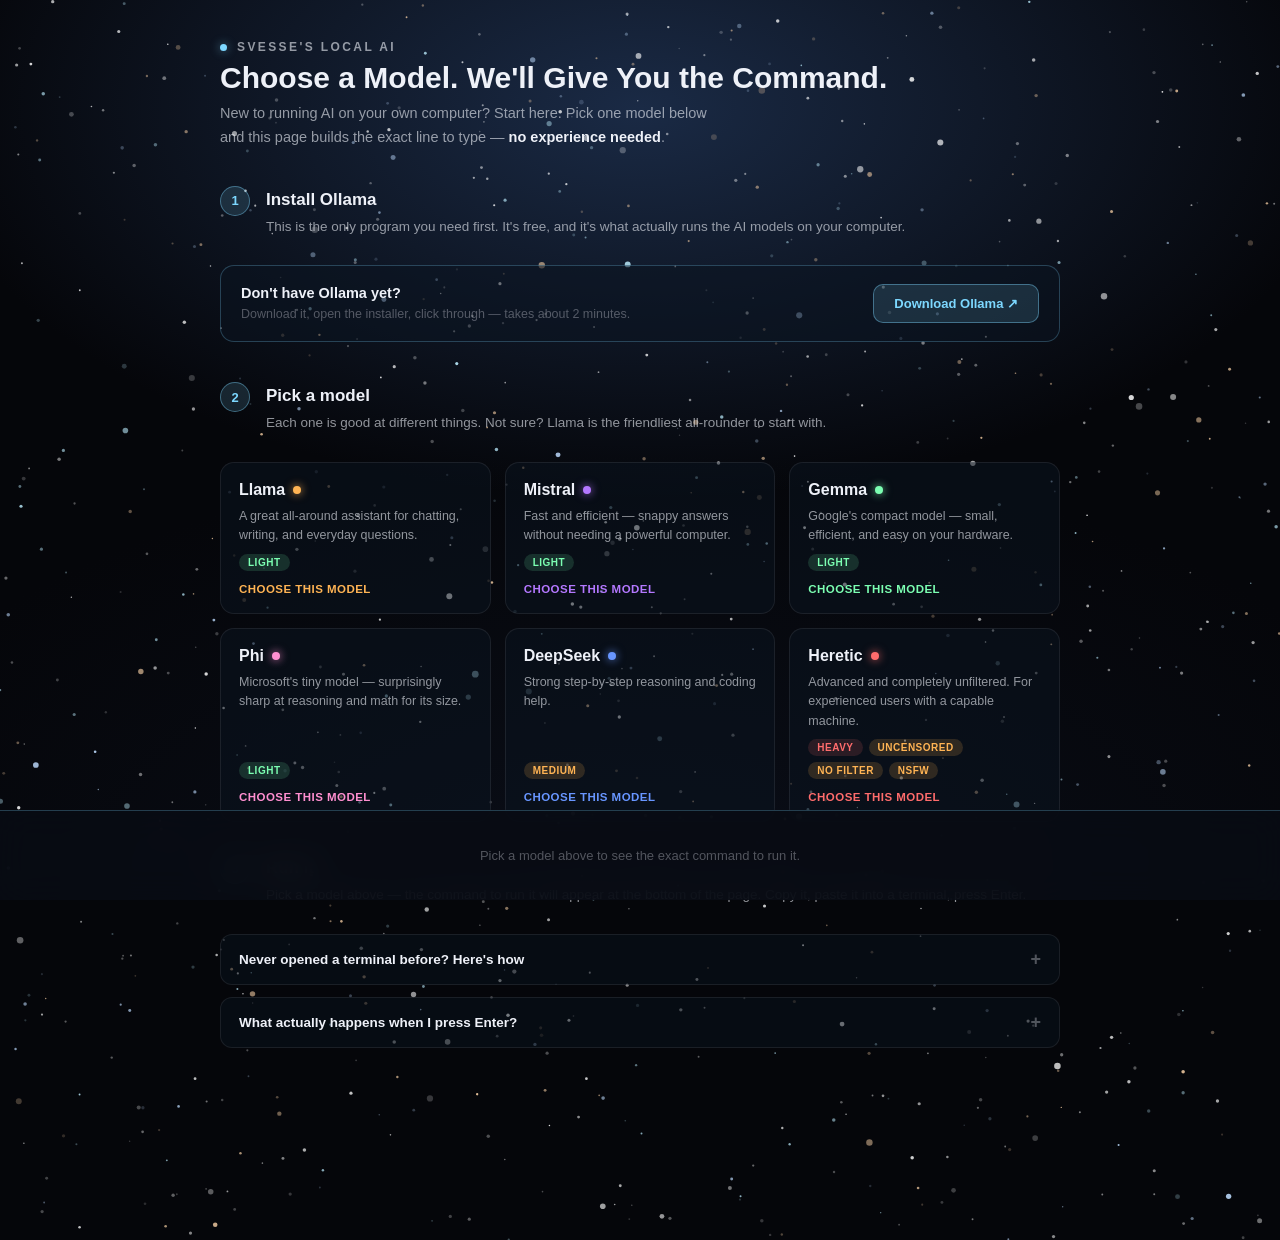
<file: get-started.html>
<!DOCTYPE html>
<html lang="en">
<head>
<meta charset="utf-8">
<title>Get Started — Choose a Local AI Model</title>
<meta name="viewport" content="width=device-width, initial-scale=1">
<style>
  :root {
    --void-1: #05060a;
    --void-2: #0a0e18;
    --text: #eef1f8;
    --text-dim: rgba(238, 241, 248, 0.6);
    --text-faint: rgba(238, 241, 248, 0.32);
    --accent: #7dd8ff;
    --accent-dim: rgba(125, 216, 255, 0.35);
    --ok: #7cffb2;
    --ok-dim: rgba(124, 255, 178, 0.14);
    --warn: #ffb454;
    --warn-dim: rgba(255, 180, 84, 0.16);
    --mono: ui-monospace, SFMono-Regular, "SF Mono", Menlo, Consolas, monospace;
  }
  * { box-sizing: border-box; }
  html, body {
    margin: 0; min-height: 100%;
    background: var(--void-1);
    font-family: -apple-system, BlinkMacSystemFont, "Segoe UI", Inter, Roboto, sans-serif;
    color: var(--text);
  }

  .space {
    position: fixed; inset: 0; z-index: 0;
    background:
      radial-gradient(ellipse 90% 70% at 50% 12%, #1a2a45 0%, transparent 62%),
      radial-gradient(ellipse 120% 90% at 50% 100%, var(--void-2) 0%, var(--void-1) 55%);
  }
  #stars { position: fixed; inset: 0; z-index: 0; display: block; width: 100%; height: 100%; }

  main {
    position: relative; z-index: 1;
    max-width: 880px; margin: 0 auto;
    padding: 40px 20px 180px;
  }

  header.page {
    display: flex; align-items: center; gap: 10px;
    margin-bottom: 6px;
  }
  header.page .dot {
    width: 7px; height: 7px; border-radius: 50%;
    background: var(--accent); box-shadow: 0 0 10px 1px var(--accent-dim);
  }
  header.page .kicker {
    font-size: 12px; font-weight: 600; letter-spacing: 0.2em;
    text-transform: uppercase; color: var(--text-dim);
  }
  h1 { margin: 4px 0 6px; font-size: 30px; font-weight: 700; text-wrap: balance; line-height: 1.2; }
  .lede { margin: 0 0 36px; font-size: 14.5px; color: var(--text-dim); max-width: 62ch; line-height: 1.65; }
  .lede strong { color: var(--text); }

  .step {
    display: flex; gap: 16px;
    margin-bottom: 14px;
  }
  .step-num {
    flex: none;
    width: 30px; height: 30px; border-radius: 50%;
    background: rgba(125, 216, 255, 0.14);
    border: 1px solid rgba(125, 216, 255, 0.4);
    color: var(--accent); font-weight: 700; font-size: 13px;
    display: flex; align-items: center; justify-content: center;
  }
  .step-body { flex: 1; min-width: 0; }
  .step h2 { margin: 4px 0 6px; font-size: 17px; font-weight: 700; }
  .step p { margin: 0 0 14px; font-size: 13.5px; color: var(--text-dim); line-height: 1.6; }

  .prereq-card {
    background: rgba(11, 20, 33, 0.55);
    border: 1px solid rgba(125, 216, 255, 0.25);
    border-radius: 14px;
    padding: 18px 20px;
    margin-bottom: 40px;
    display: flex; align-items: center; justify-content: space-between; gap: 16px;
    flex-wrap: wrap;
  }
  .prereq-card .txt { flex: 1; min-width: 200px; }
  .prereq-card .txt b { display: block; font-size: 14.5px; margin-bottom: 3px; }
  .prereq-card .txt span { font-size: 12.5px; color: var(--text-faint); }

  .btn {
    display: inline-flex; align-items: center; gap: 6px;
    appearance: none; cursor: pointer; text-decoration: none;
    font: inherit; font-weight: 700; font-size: 13px;
    padding: 11px 20px; border-radius: 10px;
    border: 1px solid rgba(125, 216, 255, 0.4);
    background: rgba(125, 216, 255, 0.14);
    color: var(--accent);
    transition: background 0.15s, border-color 0.15s, transform 0.1s;
    white-space: nowrap;
  }
  .btn:hover { background: rgba(125, 216, 255, 0.24); border-color: rgba(125, 216, 255, 0.7); }
  .btn:active { transform: translateY(1px); }
  .btn.done { color: #b8ffcf; border-color: rgba(184, 255, 207, 0.5); background: rgba(184, 255, 207, 0.1); }

  .model-grid {
    display: grid; grid-template-columns: repeat(auto-fit, minmax(240px, 1fr));
    gap: 14px; margin-bottom: 32px;
  }
  .model-card {
    --mc: var(--accent);
    text-align: left; appearance: none; cursor: pointer;
    background: rgba(11, 20, 33, 0.5);
    border: 1px solid rgba(255, 255, 255, 0.08);
    border-radius: 14px;
    padding: 18px;
    color: var(--text);
    font: inherit;
    transition: border-color 0.15s, box-shadow 0.15s, transform 0.1s;
    display: flex; flex-direction: column; gap: 8px;
  }
  .model-card:hover { border-color: color-mix(in srgb, var(--mc) 60%, transparent); transform: translateY(-2px); }
  .model-card.selected {
    border-color: var(--mc);
    box-shadow: 0 0 0 1px var(--mc), 0 0 24px -6px var(--mc);
    background: rgba(20, 28, 40, 0.75);
  }
  .model-card .mc-top { display: flex; align-items: center; justify-content: space-between; gap: 8px; }
  .model-card .mc-name { font-size: 16px; font-weight: 700; }
  .model-card .mc-dot { width: 8px; height: 8px; border-radius: 50%; background: var(--mc); box-shadow: 0 0 8px 1px color-mix(in srgb, var(--mc) 60%, transparent); flex: none; }
  .model-card .mc-desc { font-size: 12.5px; color: var(--text-dim); line-height: 1.55; flex: 1; margin: 0; }
  .model-card .mc-meta { display: flex; gap: 6px; flex-wrap: wrap; }
  .tier {
    font-size: 10px; font-weight: 700; letter-spacing: 0.05em; text-transform: uppercase;
    padding: 3px 9px; border-radius: 999px;
  }
  .tier.light { background: var(--ok-dim); color: var(--ok); }
  .tier.medium { background: var(--warn-dim); color: var(--warn); }
  .tier.heavy { background: rgba(255, 108, 108, 0.14); color: #ff6c6c; }
  .tier.warn-tag { background: var(--warn-dim); color: var(--warn); }
  .model-card .mc-pick {
    margin-top: 4px; font-size: 11.5px; font-weight: 700; letter-spacing: 0.04em; text-transform: uppercase;
    color: var(--mc);
  }
  .model-card.selected .mc-pick::after { content: ' \2713'; }

  .cmd-bar {
    position: fixed; left: 0; right: 0; bottom: 0; z-index: 3;
    background: rgba(8, 12, 20, 0.88);
    border-top: 1px solid rgba(125, 216, 255, 0.25);
    backdrop-filter: blur(16px);
    -webkit-backdrop-filter: blur(16px);
    padding: 16px 20px;
  }
  .cmd-bar-inner { max-width: 880px; margin: 0 auto; }
  .cmd-bar .placeholder { font-size: 13px; color: var(--text-faint); text-align: center; padding: 8px 0; }
  .cmd-bar .picked-row {
    display: flex; align-items: center; gap: 8px; margin-bottom: 10px;
    font-size: 12px; color: var(--text-dim);
  }
  .cmd-bar .picked-row b { color: var(--text); }
  .cmd-row { display: flex; gap: 8px; align-items: stretch; flex-wrap: wrap; }
  .cmd {
    flex: 1 1 260px; min-width: 0;
    background: rgba(5, 8, 14, 0.75);
    border: 1px solid rgba(125, 216, 255, 0.3);
    border-radius: 10px;
    padding: 13px 16px;
    font-family: var(--mono);
    font-size: 12.5px; line-height: 1.4; color: #d7ecff;
    overflow-x: auto; white-space: pre;
  }
  .copy-btn {
    flex: none;
    appearance: none; cursor: pointer;
    background: rgba(125, 216, 255, 0.16);
    border: 1px solid rgba(125, 216, 255, 0.45);
    border-radius: 10px;
    color: var(--accent);
    font: inherit; font-size: 12.5px; font-weight: 700;
    padding: 0 18px;
    transition: background 0.15s, border-color 0.15s;
  }
  .copy-btn:hover { background: rgba(125, 216, 255, 0.26); }
  .copy-btn.done { color: #b8ffcf; border-color: rgba(184, 255, 207, 0.5); background: rgba(184, 255, 207, 0.1); }
  .cmd-hint { margin: 10px 0 0; font-size: 11.5px; color: var(--text-faint); line-height: 1.5; }

  details.help {
    background: rgba(11, 20, 33, 0.45);
    border: 1px solid rgba(255, 255, 255, 0.08);
    border-radius: 12px;
    margin-bottom: 12px;
    overflow: hidden;
  }
  details.help summary {
    padding: 14px 18px; cursor: pointer; font-weight: 600; font-size: 13.5px;
    list-style: none; display: flex; align-items: center; justify-content: space-between;
  }
  details.help summary::-webkit-details-marker { display: none; }
  details.help summary::after { content: '+'; color: var(--text-faint); font-size: 18px; }
  details.help[open] summary::after { content: '\2212'; }
  details.help .help-body { padding: 0 18px 16px; font-size: 12.5px; color: var(--text-dim); line-height: 1.65; }
  details.help .help-body code { font-family: var(--mono); background: rgba(255,255,255,0.06); padding: 1px 6px; border-radius: 5px; color: var(--text); }
  details.help .help-body ol { margin: 6px 0 0; padding-left: 20px; }
  details.help .help-body li { margin-bottom: 4px; }

  @media (max-width: 640px) {
    main { padding-bottom: 220px; }
    .prereq-card { flex-direction: column; align-items: stretch; }
  }
</style>
</head>
<body>
<div class="space"></div>
<canvas id="stars"></canvas>

<main>
  <header class="page">
    <span class="dot"></span>
    <span class="kicker">Svesse's Local AI</span>
  </header>
  <h1>Choose a Model. We'll Give You the Command.</h1>
  <p class="lede">
    New to running AI on your own computer? Start here. Pick one model below and this page builds the
    exact line to type — <strong>no experience needed</strong>.
  </p>

  <div class="step">
    <div class="step-num">1</div>
    <div class="step-body">
      <h2>Install Ollama</h2>
      <p>This is the only program you need first. It's free, and it's what actually runs the AI models on your computer.</p>
    </div>
  </div>
  <div class="prereq-card">
    <div class="txt">
      <b>Don't have Ollama yet?</b>
      <span>Download it, open the installer, click through — takes about 2 minutes.</span>
    </div>
    <a class="btn" href="https://ollama.com/download" target="_blank" rel="noopener">
      Download Ollama ↗
    </a>
  </div>

  <div class="step">
    <div class="step-num">2</div>
    <div class="step-body">
      <h2>Pick a model</h2>
      <p>Each one is good at different things. Not sure? Llama is the friendliest all-rounder to start with.</p>
    </div>
  </div>
  <div class="model-grid" id="modelGrid">
    <!-- cards injected by JS -->
  </div>

  <div class="step">
    <div class="step-num">3</div>
    <div class="step-body">
      <h2>Run it</h2>
      <p>Pick a model above — the command to run it will appear at the bottom of the page. Copy it, paste it into a terminal, press Enter.</p>
    </div>
  </div>

  <details class="help">
    <summary>Never opened a terminal before? Here's how</summary>
    <div class="help-body">
      <p><b>On Windows:</b></p>
      <ol>
        <li>Press the Start menu, type <code>PowerShell</code>, press Enter.</li>
        <li>A black or blue window opens — that's your terminal.</li>
        <li>Right-click inside it to paste the copied command, then press Enter.</li>
      </ol>
      <p style="margin-top: 12px;"><b>On Mac:</b></p>
      <ol>
        <li>Press <code>Cmd + Space</code>, type <code>Terminal</code>, press Enter.</li>
        <li>A window opens — that's your terminal.</li>
        <li>Press <code>Cmd + V</code> to paste the copied command, then press Enter.</li>
      </ol>
    </div>
  </details>
  <details class="help">
    <summary>What actually happens when I press Enter?</summary>
    <div class="help-body">
      <p>The first time you run a model, your computer downloads it — that can take a few minutes depending on your internet
      and the model's size. After that, it starts a chat right there in the terminal. Type a message and press Enter to talk to it.
      Every time after the first, it starts instantly since it's already downloaded.</p>
    </div>
  </details>
</main>

<div class="cmd-bar" id="cmdBar">
  <div class="cmd-bar-inner">
    <p class="placeholder" id="cmdPlaceholder">Pick a model above to see the exact command to run it.</p>
    <div id="cmdContent" hidden>
      <div class="picked-row">You picked: <b id="pickedName"></b></div>
      <div class="cmd-row">
        <div class="cmd" id="cmd"></div>
        <button class="copy-btn" id="copyBtn" type="button">Copy</button>
      </div>
      <p class="cmd-hint" id="cmdHint"></p>
    </div>
  </div>
</div>

<script>
  const MODELS = [
    {
      id: 'llama', name: 'Llama', accent: '#ffb454', tier: 'light', tierLabel: 'Light',
      desc: 'A great all-around assistant for chatting, writing, and everyday questions.',
      cmd: 'ollama run llama3.2',
      hint: 'First download is a few GB — grab a coffee the first time.',
    },
    {
      id: 'mistral', name: 'Mistral', accent: '#b478ff', tier: 'light', tierLabel: 'Light',
      desc: 'Fast and efficient — snappy answers without needing a powerful computer.',
      cmd: 'ollama run mistral',
      hint: 'Runs comfortably on most modern laptops.',
    },
    {
      id: 'gemma', name: 'Gemma', accent: '#7cffb2', tier: 'light', tierLabel: 'Light',
      desc: "Google's compact model — small, efficient, and easy on your hardware.",
      cmd: 'ollama run gemma3',
      hint: 'One of the lightest options here — good if your computer is a few years old.',
    },
    {
      id: 'phi', name: 'Phi', accent: '#ff8fd0', tier: 'light', tierLabel: 'Light',
      desc: "Microsoft's tiny model — surprisingly sharp at reasoning and math for its size.",
      cmd: 'ollama run phi4',
      hint: 'Built to run well even on modest hardware.',
    },
    {
      id: 'deepseek', name: 'DeepSeek', accent: '#6896ff', tier: 'medium', tierLabel: 'Medium',
      desc: 'Strong step-by-step reasoning and coding help.',
      cmd: 'ollama run deepseek-r1',
      hint: 'A bit heavier than the others — a recent laptop or desktop handles it fine.',
    },
    {
      id: 'heretic', name: 'Heretic', accent: '#ff6c6c', tier: 'heavy', tierLabel: 'Heavy', warnTags: ['Uncensored', 'No filter', 'NSFW'],
      desc: 'Advanced and completely unfiltered. For experienced users with a capable machine.',
      cmd: 'ollama run hf.co/nerkyor/Qwen3.6-27B-Uncensored-Heretic-DSV4Pro-GLM52-SFT-GPT55-RL-Coding-VL-MTP-GGUF:Q8_0',
      hint: '~29GB download, 32GB+ RAM recommended. See the Heretic Model page for full details before running this one.',
    },
  ];

  const grid = document.getElementById('modelGrid');
  let selected = null;

  MODELS.forEach((m) => {
    const card = document.createElement('button');
    card.type = 'button';
    card.className = 'model-card';
    card.style.setProperty('--mc', m.accent);
    card.dataset.id = m.id;
    const tags = (m.warnTags || []).map((t) => `<span class="tier warn-tag">${t}</span>`).join('');
    card.innerHTML = `
      <div class="mc-top">
        <span class="mc-name">${m.name}</span>
        <span class="mc-dot"></span>
      </div>
      <p class="mc-desc">${m.desc}</p>
      <div class="mc-meta">
        <span class="tier ${m.tier}">${m.tierLabel}</span>
        ${tags}
      </div>
      <span class="mc-pick">Choose this model</span>
    `;
    card.addEventListener('click', () => selectModel(m, card));
    grid.appendChild(card);
  });

  const cmdPlaceholder = document.getElementById('cmdPlaceholder');
  const cmdContent = document.getElementById('cmdContent');
  const pickedName = document.getElementById('pickedName');
  const cmdEl = document.getElementById('cmd');
  const cmdHint = document.getElementById('cmdHint');
  const copyBtn = document.getElementById('copyBtn');

  function selectModel(m, card) {
    grid.querySelectorAll('.model-card').forEach((c) => c.classList.remove('selected'));
    card.classList.add('selected');
    selected = m;
    cmdPlaceholder.hidden = true;
    cmdContent.hidden = false;
    pickedName.textContent = m.name;
    cmdEl.textContent = m.cmd;
    cmdHint.textContent = m.hint;
    cmdContent.scrollIntoView({ behavior: 'smooth', block: 'nearest' });
  }

  copyBtn.addEventListener('click', async () => {
    if (!selected) return;
    try {
      await navigator.clipboard.writeText(selected.cmd);
      copyBtn.textContent = 'Copied';
      copyBtn.classList.add('done');
      setTimeout(() => { copyBtn.textContent = 'Copy'; copyBtn.classList.remove('done'); }, 1600);
    } catch (e) {
      copyBtn.textContent = 'Select & copy manually';
    }
  });
</script>

<script>
  /* minimal dependency-free starfield, shared visual language with the rest of the site */
  (() => {
    const canvas = document.getElementById('stars');
    const ctx = canvas.getContext('2d');
    const dpr = Math.min(window.devicePixelRatio || 1, 2);
    let stars = [];
    const STAR_COLORS = [
      [255, 255, 255], [255, 255, 255], [255, 255, 255], [255, 255, 255],
      [190, 220, 255], [189, 238, 255], [255, 214, 170],
    ];

    function resize() {
      canvas.width = Math.round(innerWidth * dpr);
      canvas.height = Math.round(document.documentElement.scrollHeight * dpr);
      canvas.style.height = document.documentElement.scrollHeight + 'px';
      const count = Math.round((innerWidth * canvas.height / dpr) / 1800);
      stars = Array.from({ length: count }, (_, i) => ({
        x: Math.random() * canvas.width,
        y: Math.random() * canvas.height,
        r: (i % 9 === 0 ? Math.random() * 1.6 + 1.8 : Math.random() * 1.1 + 0.7) * dpr,
        base: Math.random() * 0.4 + 0.5,
        phase: Math.random() * Math.PI * 2,
        speed: Math.random() * 0.5 + 0.15,
        color: STAR_COLORS[Math.floor(Math.random() * STAR_COLORS.length)],
      }));
    }

    function frame(t) {
      ctx.clearRect(0, 0, canvas.width, canvas.height);
      for (const s of stars) {
        const a = Math.min(1, s.base * (0.65 + 0.35 * Math.sin(t * 0.0012 * s.speed + s.phase)));
        const [r, g, b] = s.color;
        ctx.beginPath();
        ctx.fillStyle = `rgba(${r},${g},${b},${a.toFixed(3)})`;
        ctx.arc(s.x, s.y, s.r, 0, Math.PI * 2);
        ctx.fill();
      }
      requestAnimationFrame(frame);
    }

    resize();
    window.addEventListener('resize', resize);
    requestAnimationFrame(frame);
  })();
</script>
</body>
</html>
</file>
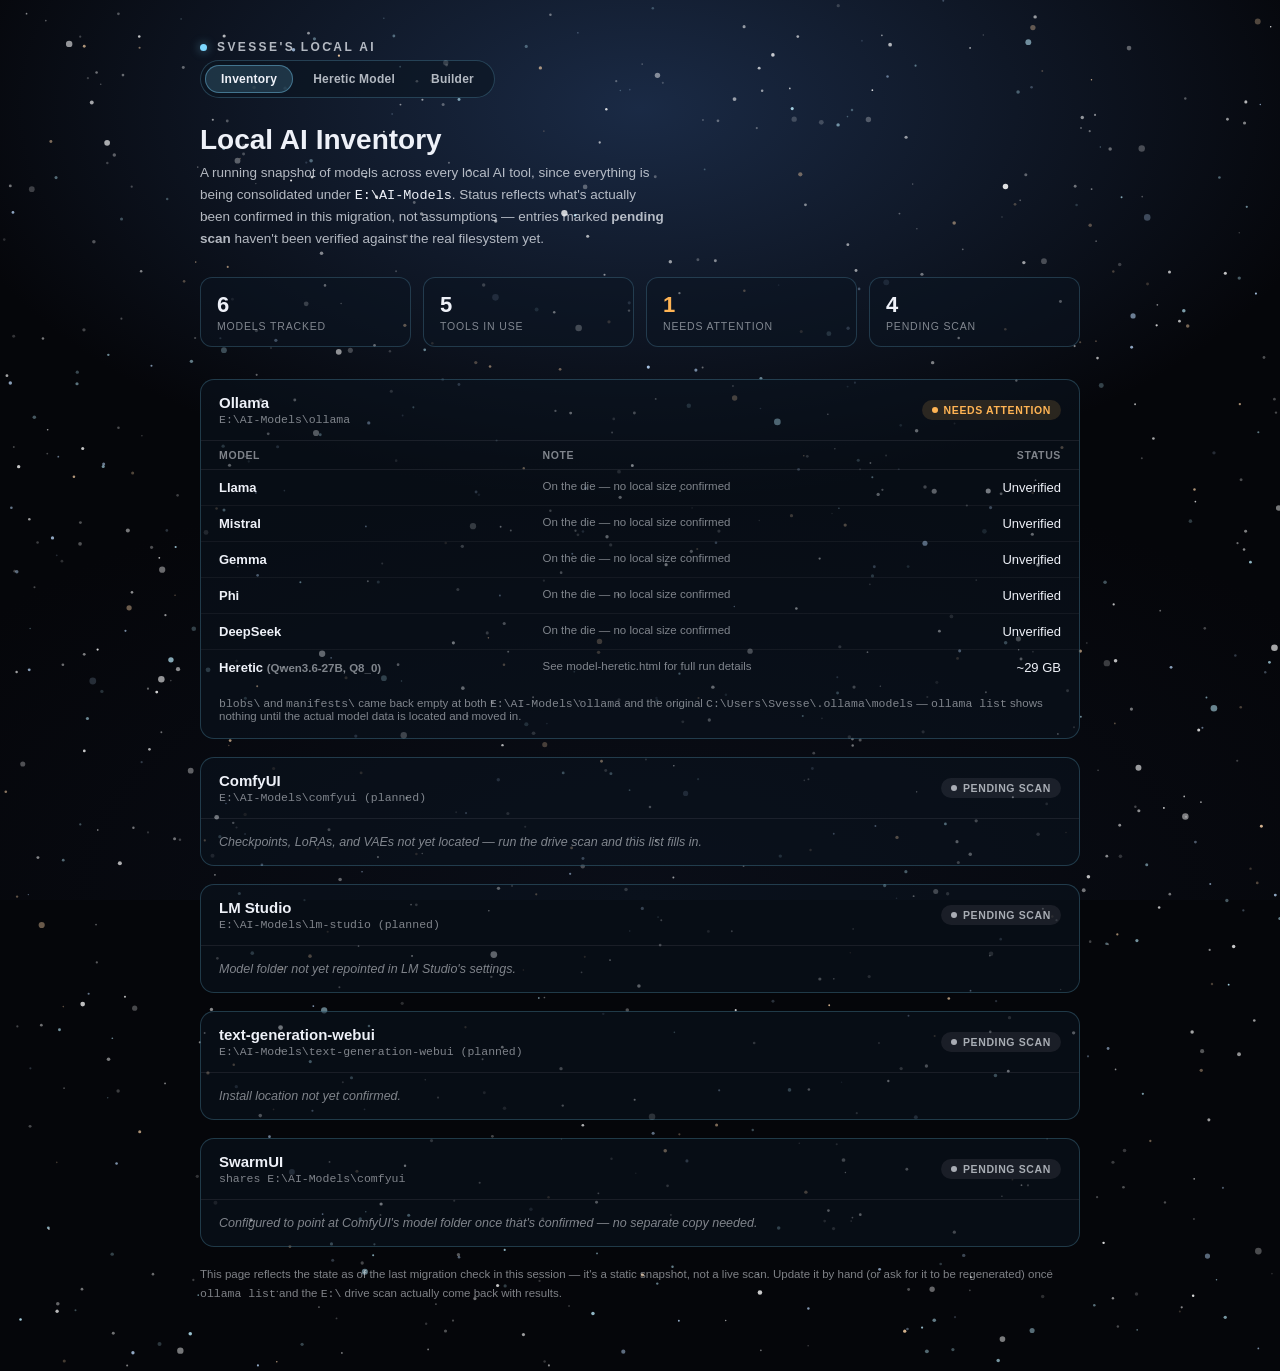
<file: inventory.html>
<!DOCTYPE html>
<html lang="en">
<head>
<meta charset="utf-8">
<title>Local AI Inventory</title>
<meta name="viewport" content="width=device-width, initial-scale=1">
<style>
  :root {
    --void-1: #05060a;
    --void-2: #0a0e18;
    --text: #eef1f8;
    --text-dim: rgba(238, 241, 248, 0.74);
    --text-faint: rgba(238, 241, 248, 0.52);
    --accent: #7dd8ff;
    --accent-dim: rgba(125, 216, 255, 0.35);
    --ok: #7cffb2;
    --ok-dim: rgba(124, 255, 178, 0.14);
    --warn: #ffb454;
    --warn-dim: rgba(255, 180, 84, 0.14);
    --pending: rgba(238, 241, 248, 0.68);
    --pending-dim: rgba(238, 241, 248, 0.08);
    --mono: ui-monospace, SFMono-Regular, "SF Mono", Menlo, Consolas, monospace;
  }
  * { box-sizing: border-box; }
  html, body {
    margin: 0; min-height: 100%;
    background: var(--void-1);
    font-family: -apple-system, BlinkMacSystemFont, "Segoe UI", Inter, Roboto, sans-serif;
    color: var(--text);
  }

  .space {
    position: fixed; inset: 0; z-index: 0;
    background:
      radial-gradient(ellipse 90% 70% at 50% 12%, #1a2a45 0%, transparent 62%),
      radial-gradient(ellipse 120% 90% at 50% 100%, var(--void-2) 0%, var(--void-1) 55%);
  }
  #stars { position: fixed; inset: 0; z-index: 0; display: block; width: 100%; height: 100%; }

  main {
    position: relative; z-index: 1;
    max-width: 920px; margin: 0 auto;
    padding: 40px 20px 64px;
  }

  header.page {
    display: flex; align-items: center; gap: 10px;
    margin-bottom: 6px;
  }
  header.page .dot {
    width: 7px; height: 7px; border-radius: 50%;
    background: var(--accent); box-shadow: 0 0 10px 1px var(--accent-dim);
  }
  header.page .kicker {
    font-size: 12px; font-weight: 600; letter-spacing: 0.2em;
    text-transform: uppercase; color: var(--text-dim);
  }
  h1 { margin: 4px 0 6px; font-size: 28px; font-weight: 700; text-wrap: balance; }
  .lede { margin: 0 0 28px; font-size: 13.5px; color: var(--text-dim); max-width: 62ch; line-height: 1.6; }
  .lede code { font-family: var(--mono); color: var(--text); }

  .stat-row {
    display: grid; grid-template-columns: repeat(4, 1fr); gap: 12px;
    margin-bottom: 32px;
  }
  .stat {
    background: rgba(11, 20, 33, 0.55);
    border: 1px solid rgba(125, 216, 255, 0.2);
    border-radius: 12px;
    padding: 14px 16px;
  }
  .stat .n { font-size: 22px; font-weight: 700; font-variant-numeric: tabular-nums; }
  .stat .l { font-size: 10.5px; letter-spacing: 0.08em; text-transform: uppercase; color: var(--text-faint); margin-top: 2px; }
  .stat.warn .n { color: var(--warn); }
  .stat.ok .n { color: var(--ok); }

  .tool-card {
    background: rgba(11, 20, 33, 0.5);
    border: 1px solid rgba(125, 216, 255, 0.22);
    border-radius: 14px;
    margin-bottom: 18px;
    overflow: hidden;
  }
  .tool-head {
    display: flex; align-items: center; justify-content: space-between;
    gap: 12px; padding: 14px 18px;
    border-bottom: 1px solid rgba(238, 241, 248, 0.08);
  }
  .tool-head h2 { margin: 0; font-size: 15px; font-weight: 700; }
  .tool-head .path { display: block; margin-top: 2px; font-family: var(--mono); font-size: 11.5px; color: var(--text-faint); }

  .chip {
    display: inline-flex; align-items: center; gap: 6px;
    font-size: 10.5px; font-weight: 700; letter-spacing: 0.06em; text-transform: uppercase;
    padding: 4px 10px; border-radius: 999px; white-space: nowrap;
  }
  .chip .dot2 { width: 6px; height: 6px; border-radius: 50%; }
  .chip.ok { background: var(--ok-dim); color: var(--ok); }
  .chip.ok .dot2 { background: var(--ok); }
  .chip.warn { background: var(--warn-dim); color: var(--warn); }
  .chip.warn .dot2 { background: var(--warn); }
  .chip.pending { background: var(--pending-dim); color: var(--pending); }
  .chip.pending .dot2 { background: var(--pending); }

  table { width: 100%; border-collapse: collapse; font-size: 13px; }
  th {
    text-align: left; font-size: 10.5px; letter-spacing: 0.06em; text-transform: uppercase;
    color: var(--text-faint); font-weight: 600;
    padding: 8px 18px; border-bottom: 1px solid rgba(238, 241, 248, 0.08);
  }
  td { padding: 10px 18px; border-bottom: 1px solid rgba(238, 241, 248, 0.05); vertical-align: top; }
  tr:last-child td { border-bottom: none; }
  td.name { font-weight: 600; }
  td.size, th.size { text-align: right; font-variant-numeric: tabular-nums; white-space: nowrap; }
  .note { font-size: 11.5px; color: var(--text-faint); }
  .empty-row td { padding: 16px 18px; color: var(--text-faint); font-size: 12.5px; font-style: italic; }

  .table-wrap { overflow-x: auto; }

  footer.page {
    margin-top: 8px; font-size: 11.5px; color: var(--text-faint); line-height: 1.6;
  }

  .pagenav {
    display: inline-flex; gap: 4px;
    background: rgba(11, 20, 33, 0.6);
    border: 1px solid rgba(125, 216, 255, 0.22);
    border-radius: 999px;
    padding: 4px;
    margin-bottom: 22px;
  }
  .pagenav button {
    appearance: none; border: none; cursor: pointer;
    font: inherit; font-size: 12px; font-weight: 600; letter-spacing: 0.02em;
    color: var(--text-dim);
    background: transparent;
    padding: 7px 16px;
    border-radius: 999px;
    transition: background 0.15s, color 0.15s;
  }
  .pagenav button:hover { color: var(--text); }
  .pagenav button[aria-selected="true"] {
    background: rgba(125, 216, 255, 0.16);
    color: var(--text);
    box-shadow: inset 0 0 0 1px rgba(125, 216, 255, 0.4);
  }
  .pagenav button:focus-visible { outline: 2px solid var(--accent); outline-offset: 2px; }

  .page-card {
    width: min(640px, 100%);
    background: rgba(11, 20, 33, 0.55);
    border: 1px solid rgba(125, 216, 255, 0.28);
    border-radius: 18px;
    box-shadow: 0 0 0 1px rgba(255,255,255,0.02), 0 30px 80px -20px rgba(0,0,0,0.6), 0 0 60px -12px rgba(125,216,255,0.18);
    backdrop-filter: blur(14px);
    -webkit-backdrop-filter: blur(14px);
    padding: 36px 36px 32px;
    margin: 0 auto;
  }
  .page-card h1 { font-size: 25px; margin: 0 0 6px; line-height: 1.25; word-break: break-word; }
  .page-card h1 .quant { color: var(--accent); }
  .page-card .source { margin: 0 0 14px; font-size: 13px; color: var(--text-faint); word-break: break-all; }
  .page-card .source a { color: var(--text-dim); text-decoration: none; border-bottom: 1px dotted currentColor; }
  .page-card .source a:hover { color: var(--accent); }
  .page-card .tags { display: flex; gap: 8px; flex-wrap: wrap; margin: 0 0 28px; }
  .page-card .tag {
    font-size: 10.5px; font-weight: 700; letter-spacing: 0.08em;
    text-transform: uppercase; padding: 5px 12px; border-radius: 999px;
    background: var(--warn-dim); color: var(--warn);
    border: 1px solid rgba(255, 180, 84, 0.35);
  }
  .page-card h2 {
    font-size: 11px; font-weight: 700; letter-spacing: 0.14em; text-transform: uppercase;
    color: var(--text-dim); margin: 28px 0 10px;
  }
  .cmd-row { display: flex; gap: 8px; align-items: stretch; flex-wrap: wrap; }
  .cmd {
    flex: 1 1 220px; min-width: 0;
    background: rgba(5, 8, 14, 0.7);
    border: 1px solid rgba(125, 216, 255, 0.25);
    border-radius: 10px;
    padding: 14px 16px;
    font-family: var(--mono);
    font-size: 12.5px; line-height: 1.5; color: #d7ecff;
    overflow-x: auto; white-space: pre;
  }
  .copy-btn {
    flex: none;
    appearance: none; cursor: pointer;
    background: rgba(125, 216, 255, 0.12);
    border: 1px solid rgba(125, 216, 255, 0.4);
    border-radius: 10px;
    color: var(--accent);
    font: inherit; font-size: 12.5px; font-weight: 600;
    padding: 0 16px;
    transition: background 0.15s, border-color 0.15s;
  }
  .copy-btn:hover { background: rgba(125, 216, 255, 0.2); border-color: rgba(125, 216, 255, 0.7); }
  .copy-btn:active { transform: translateY(1px); }
  .copy-btn.done { color: #b8ffcf; border-color: rgba(184, 255, 207, 0.5); background: rgba(184, 255, 207, 0.1); }
  .copy-btn:focus-visible { outline: 2px solid var(--accent); outline-offset: 2px; }
  .page-card .specs { display: grid; grid-template-columns: 1fr 1fr; gap: 10px 20px; margin: 0; }
  .page-card .specs div { font-size: 13px; }
  .page-card .specs dt {
    font-size: 10.5px; letter-spacing: 0.06em; text-transform: uppercase;
    color: var(--text-faint); margin-bottom: 2px;
  }
  .page-card .specs dd { margin: 0; color: var(--text); font-weight: 500; }
  .callout {
    margin-top: 28px;
    background: var(--warn-dim);
    border: 1px solid rgba(255, 180, 84, 0.4);
    border-radius: 12px;
    padding: 16px 18px;
    font-size: 13px; line-height: 1.55; color: #ffe3bd;
  }
  .callout strong { color: var(--warn); }
  .page-card footer {
    margin-top: 26px; padding-top: 20px;
    border-top: 1px solid rgba(238, 241, 248, 0.08);
    font-size: 11.5px; color: var(--text-faint); line-height: 1.6;
  }

  @media (max-width: 640px) {
    .stat-row { grid-template-columns: repeat(2, 1fr); }
    .tool-head { flex-direction: column; align-items: flex-start; }
  }
  @media (max-width: 480px) {
    .page-card { padding: 26px 22px 24px; }
    .page-card .specs { grid-template-columns: 1fr; }
  }

  /* — Builder tab: runs workflows for real against Ollama's local API
     (http://localhost:11434) instead of just generating a script to
     copy-paste — "automatic" means the page does the calling, not you. */
  .builder-note {
    background: var(--warn-dim);
    border: 1px solid rgba(255, 180, 84, 0.35);
    border-radius: 12px;
    padding: 14px 16px;
    font-size: 12.5px; color: #ffe3bd; line-height: 1.6;
    margin-bottom: 28px;
  }
  .builder-note strong { color: var(--warn); }
  .builder-note code { font-family: var(--mono); background: rgba(0,0,0,0.25); padding: 1px 6px; border-radius: 5px; color: var(--text); }

  .task-grid {
    display: grid; grid-template-columns: repeat(auto-fit, minmax(210px, 1fr));
    gap: 12px; margin-bottom: 28px;
  }
  .task-card {
    text-align: left; appearance: none; cursor: pointer;
    background: rgba(11, 20, 33, 0.5);
    border: 1px solid rgba(255, 255, 255, 0.08);
    border-radius: 14px;
    padding: 16px 18px;
    color: var(--text); font: inherit;
    transition: border-color 0.15s, box-shadow 0.15s, transform 0.1s;
    display: flex; flex-direction: column; gap: 6px;
  }
  .task-card:hover { border-color: rgba(125, 216, 255, 0.4); transform: translateY(-2px); }
  .task-card.selected {
    border-color: var(--accent);
    box-shadow: 0 0 0 1px var(--accent), 0 0 24px -6px var(--accent);
    background: rgba(20, 28, 40, 0.75);
  }
  .task-card .tc-name { font-size: 14px; font-weight: 700; }
  .task-card .tc-desc { font-size: 12px; color: var(--text-dim); line-height: 1.5; }
  .task-card .tc-models { font-size: 10.5px; letter-spacing: 0.05em; text-transform: uppercase; color: var(--text-faint); }

  .field-row { display: flex; gap: 16px; flex-wrap: wrap; margin-bottom: 20px; }
  .field { flex: 1 1 200px; min-width: 0; }
  .field label {
    display: block; font-size: 11px; font-weight: 700; letter-spacing: 0.06em;
    text-transform: uppercase; color: var(--text-faint); margin-bottom: 8px;
  }
  select, input[type="text"] {
    width: 100%; box-sizing: border-box;
    background: rgba(11, 20, 33, 0.6);
    border: 1px solid rgba(125, 216, 255, 0.28);
    border-radius: 10px;
    color: var(--text); font: inherit; font-size: 13.5px; font-weight: 600;
    padding: 11px 14px;
  }
  select { appearance: none; cursor: pointer; padding-right: 36px;
    background-image: url("data:image/svg+xml,%3Csvg xmlns='http://www.w3.org/2000/svg' width='14' height='9' viewBox='0 0 14 9'%3E%3Cpath d='M1 1l6 6 6-6' stroke='%237dd8ff' stroke-width='2' fill='none' fill-rule='evenodd'/%3E%3C/svg%3E");
    background-repeat: no-repeat; background-position: right 14px center;
  }
  select:focus-visible, input[type="text"]:focus-visible { outline: 2px solid var(--accent); outline-offset: 1px; }
  input[type="file"] {
    display: block; width: 100%; font-size: 12.5px; color: var(--text-dim);
  }
  .model-warn { margin-top: 8px; font-size: 11.5px; color: var(--warn); line-height: 1.5; }

  .run-btn {
    appearance: none; cursor: pointer;
    background: rgba(125, 216, 255, 0.16);
    border: 1px solid rgba(125, 216, 255, 0.45);
    border-radius: 10px;
    color: var(--accent); font: inherit; font-size: 13px; font-weight: 700;
    padding: 12px 24px;
    transition: background 0.15s, border-color 0.15s;
  }
  .run-btn:hover { background: rgba(125, 216, 255, 0.26); }
  .run-btn:disabled { opacity: 0.5; cursor: default; }

  .result-box {
    margin-top: 20px;
    background: rgba(5, 8, 14, 0.6);
    border: 1px solid rgba(125, 216, 255, 0.22);
    border-radius: 12px;
    padding: 16px 18px;
    font-size: 13px; line-height: 1.6; color: var(--text);
    white-space: pre-wrap; word-break: break-word;
  }
  .result-box.error { border-color: rgba(255, 108, 108, 0.4); color: #ffb3b3; }
  .result-box .r-label {
    display: block; font-size: 10.5px; font-weight: 700; letter-spacing: 0.06em;
    text-transform: uppercase; color: var(--text-faint); margin-bottom: 6px;
  }
  .result-box + .result-box { margin-top: 12px; }
  .download-btn {
    margin-top: 12px; display: inline-flex;
    appearance: none; cursor: pointer;
    background: var(--ok-dim); border: 1px solid rgba(124, 255, 178, 0.4);
    border-radius: 10px; color: var(--ok); font: inherit; font-size: 12.5px; font-weight: 700;
    padding: 9px 16px;
  }
</style>
</head>
<body>
<div class="space"></div>
<canvas id="stars"></canvas>

<main>
  <header class="page">
    <span class="dot"></span>
    <span class="kicker">Svesse's Local AI</span>
  </header>

  <div class="pagenav" role="tablist" aria-label="Pages">
    <button type="button" role="tab" id="tab-inventory" aria-controls="page-inventory" aria-selected="true">Inventory</button>
    <button type="button" role="tab" id="tab-heretic" aria-controls="page-heretic" aria-selected="false">Heretic Model</button>
    <button type="button" role="tab" id="tab-builder" aria-controls="page-builder" aria-selected="false">Builder</button>
  </div>

  <section id="page-inventory" role="tabpanel" aria-labelledby="tab-inventory">
  <h1>Local AI Inventory</h1>
  <p class="lede">
    A running snapshot of models across every local AI tool, since everything is being consolidated under
    <code>E:\AI-Models</code>. Status reflects what's actually been confirmed in this migration, not assumptions —
    entries marked <strong>pending scan</strong> haven't been verified against the real filesystem yet.
  </p>

  <div class="stat-row">
    <div class="stat">
      <div class="n">6</div>
      <div class="l">Models tracked</div>
    </div>
    <div class="stat">
      <div class="n">5</div>
      <div class="l">Tools in use</div>
    </div>
    <div class="stat warn">
      <div class="n">1</div>
      <div class="l">Needs attention</div>
    </div>
    <div class="stat">
      <div class="n">4</div>
      <div class="l">Pending scan</div>
    </div>
  </div>

  <div class="tool-card">
    <div class="tool-head">
      <div>
        <h2>Ollama</h2>
        <span class="path">E:\AI-Models\ollama</span>
      </div>
      <span class="chip warn"><span class="dot2"></span>Needs attention</span>
    </div>
    <div class="table-wrap">
      <table>
        <thead><tr><th>Model</th><th>Note</th><th class="size">Status</th></tr></thead>
        <tbody>
          <tr><td class="name">Llama</td><td class="note">On the die — no local size confirmed</td><td class="size">Unverified</td></tr>
          <tr><td class="name">Mistral</td><td class="note">On the die — no local size confirmed</td><td class="size">Unverified</td></tr>
          <tr><td class="name">Gemma</td><td class="note">On the die — no local size confirmed</td><td class="size">Unverified</td></tr>
          <tr><td class="name">Phi</td><td class="note">On the die — no local size confirmed</td><td class="size">Unverified</td></tr>
          <tr><td class="name">DeepSeek</td><td class="note">On the die — no local size confirmed</td><td class="size">Unverified</td></tr>
          <tr><td class="name">Heretic <span class="note">(Qwen3.6-27B, Q8_0)</span></td><td class="note">See model-heretic.html for full run details</td><td class="size">~29 GB</td></tr>
        </tbody>
      </table>
    </div>
    <div style="padding: 12px 18px 16px;" class="note">
      <code style="font-family: var(--mono);">blobs\</code> and <code style="font-family: var(--mono);">manifests\</code> came back empty at both
      <code style="font-family: var(--mono);">E:\AI-Models\ollama</code> and the original
      <code style="font-family: var(--mono);">C:\Users\Svesse\.ollama\models</code> —
      <code style="font-family: var(--mono);">ollama list</code> shows nothing until the actual model data is located and moved in.
    </div>
  </div>

  <div class="tool-card">
    <div class="tool-head">
      <div>
        <h2>ComfyUI</h2>
        <span class="path">E:\AI-Models\comfyui (planned)</span>
      </div>
      <span class="chip pending"><span class="dot2"></span>Pending scan</span>
    </div>
    <table>
      <tbody>
        <tr class="empty-row"><td colspan="3">Checkpoints, LoRAs, and VAEs not yet located — run the drive scan and this list fills in.</td></tr>
      </tbody>
    </table>
  </div>

  <div class="tool-card">
    <div class="tool-head">
      <div>
        <h2>LM Studio</h2>
        <span class="path">E:\AI-Models\lm-studio (planned)</span>
      </div>
      <span class="chip pending"><span class="dot2"></span>Pending scan</span>
    </div>
    <table>
      <tbody>
        <tr class="empty-row"><td colspan="3">Model folder not yet repointed in LM Studio's settings.</td></tr>
      </tbody>
    </table>
  </div>

  <div class="tool-card">
    <div class="tool-head">
      <div>
        <h2>text-generation-webui</h2>
        <span class="path">E:\AI-Models\text-generation-webui (planned)</span>
      </div>
      <span class="chip pending"><span class="dot2"></span>Pending scan</span>
    </div>
    <table>
      <tbody>
        <tr class="empty-row"><td colspan="3">Install location not yet confirmed.</td></tr>
      </tbody>
    </table>
  </div>

  <div class="tool-card">
    <div class="tool-head">
      <div>
        <h2>SwarmUI</h2>
        <span class="path">shares E:\AI-Models\comfyui</span>
      </div>
      <span class="chip pending"><span class="dot2"></span>Pending scan</span>
    </div>
    <table>
      <tbody>
        <tr class="empty-row"><td colspan="3">Configured to point at ComfyUI's model folder once that's confirmed — no separate copy needed.</td></tr>
      </tbody>
    </table>
  </div>

  <footer class="page">
    This page reflects the state as of the last migration check in this session — it's a static snapshot, not a live scan.
    Update it by hand (or ask for it to be regenerated) once <code style="font-family: var(--mono);">ollama list</code> and the
    <code style="font-family: var(--mono);">E:\</code> drive scan actually come back with results.
  </footer>
  </section>

  <section id="page-heretic" role="tabpanel" aria-labelledby="tab-heretic" hidden>
    <div class="page-card">
      <div class="kicker" style="display:flex;align-items:center;gap:8px;margin-bottom:14px;">
        <span class="dot" style="width:6px;height:6px;"></span>Local Model &middot; Ollama / Hugging Face
      </div>
      <h1>Qwen3.6-27B-Uncensored-Heretic-DSV4Pro-GLM52-SFT-GPT55-RL-Coding-VL-MTP <span class="quant">Q8_0</span></h1>
      <p class="source">
        <a href="https://huggingface.co/nerkyor/Qwen3.6-27B-Uncensored-Heretic-DSV4Pro-GLM52-SFT-GPT55-RL-Coding-VL-MTP-GGUF" target="_blank" rel="noopener">hf.co/nerkyor/Qwen3.6-27B-Uncensored-Heretic-DSV4Pro-GLM52-SFT-GPT55-RL-Coding-VL-MTP-GGUF</a>
      </p>
      <div class="tags">
        <span class="tag">Uncensored</span>
        <span class="tag">No Filter</span>
        <span class="tag">NSFW</span>
      </div>

      <h2>Run it</h2>
      <div class="cmd-row">
        <div class="cmd" id="cmd">ollama run hf.co/nerkyor/Qwen3.6-27B-Uncensored-Heretic-DSV4Pro-GLM52-SFT-GPT55-RL-Coding-VL-MTP-GGUF:Q8_0</div>
        <button class="copy-btn" id="copyBtn" type="button">Copy</button>
      </div>

      <h2>Before you pull it</h2>
      <dl class="specs">
        <div><dt>Quantization</dt><dd>Q8_0 (near-lossless)</dd></div>
        <div><dt>Parameters</dt><dd>27B</dd></div>
        <div><dt>Approx. download</dt><dd>~29 GB</dd></div>
        <div><dt>Recommended RAM</dt><dd>32 GB+ (or matching VRAM)</dd></div>
        <div><dt>Prerequisite</dt><dd>Ollama installed &amp; running</dd></div>
        <div><dt>First run</dt><dd>Downloads GGUF from Hugging Face</dd></div>
        <div><dt>Format</dt><dd>GGUF (llama.cpp-compatible)</dd></div>
        <div><dt>Backend</dt><dd>Ollama, or any GGUF-capable runtime</dd></div>
        <div><dt>Content policy</dt><dd>No refusals &mdash; NSFW-capable</dd></div>
        <div><dt>Typical use</dt><dd>Unrestricted chat, roleplay, coding</dd></div>
      </dl>

      <div class="callout">
        <strong>Uncensored / "Heretic" branding</strong> means safety training has been deliberately stripped or bypassed — expect no refusal behavior, including on sexual (NSFW) and other normally-filtered content. Separately, the name bundles several unrelated proprietary and open lineages (DeepSeek V4 Pro, GLM 5.2, GPT-5.5) into one 27B model, which isn't technically coherent — treat that part of the name as community marketing, not a verified merge lineage, regardless of how the underlying weights actually perform. Nothing here is age-gated or access-controlled: since it runs entirely on your own hardware, you're responsible for how and where it's used.
      </div>

      <footer>
        Lighter on hardware? Check the same repo for a smaller quant (e.g. <code style="font-family:var(--mono)">Q4_K_M</code>) if Q8_0 is too large for your machine.
      </footer>
    </div>
  </section>

  <section id="page-builder" role="tabpanel" aria-labelledby="tab-builder" hidden>
    <div class="page-card">
      <div class="kicker" style="display:flex;align-items:center;gap:8px;margin-bottom:14px;">
        <span class="dot" style="width:6px;height:6px;"></span>Runs against your local Ollama
      </div>
      <h1>Workflow Builder</h1>
      <p class="lede">
        Pick a task, pick a model, hit run — this actually calls your local Ollama server
        (<code style="font-family:var(--mono);">http://localhost:11434</code>) from this page and shows you the
        real output. Nothing is copy-pasted into a terminal; it's a live request from your browser to Ollama.
      </p>

      <div class="builder-note">
        <strong>One-time setup:</strong> Ollama blocks cross-origin browser requests by default, so a page opened as a
        local file (or from a different origin) can't reach it until you allow it. Set the environment variable
        <code>OLLAMA_ORIGINS=*</code> before starting Ollama (Windows PowerShell:
        <code>$env:OLLAMA_ORIGINS="*"; ollama serve</code>), then keep <code>ollama serve</code> running in that window.
        If a run below fails with a network/CORS error, this is almost always why.
      </div>

      <h2>1. Pick a task</h2>
      <div class="task-grid" id="taskGrid">
        <button type="button" class="task-card" data-task="chat">
          <span class="tc-name">Simple Chat</span>
          <span class="tc-desc">Send one prompt, get one answer back.</span>
          <span class="tc-models">Any model</span>
        </button>
        <button type="button" class="task-card" data-task="summarize">
          <span class="tc-name">Summarize a File</span>
          <span class="tc-desc">Load a text file and get a summary of it.</span>
          <span class="tc-models">Good with Llama, Mistral</span>
        </button>
        <button type="button" class="task-card" data-task="batch">
          <span class="tc-name">Batch Process a Folder</span>
          <span class="tc-desc">Run the same prompt over every file in a folder, one by one.</span>
          <span class="tc-models">Good with Phi, Gemma (fast)</span>
        </button>
        <button type="button" class="task-card" data-task="refine">
          <span class="tc-name">Draft, then Refine</span>
          <span class="tc-desc">Write a first draft, then automatically ask a model to improve it.</span>
          <span class="tc-models">Good with DeepSeek, Heretic</span>
        </button>
      </div>

      <div id="builderForm" hidden>
        <h2>2. Configure &amp; run</h2>
        <div class="field-row">
          <div class="field">
            <label for="modelSelect">Model</label>
            <select id="modelSelect">
              <option value="llama3.2">Llama 3.2</option>
              <option value="deepseek-r1">DeepSeek R1</option>
              <option value="mistral">Mistral</option>
              <option value="phi4">Phi 4</option>
              <option value="gemma2">Gemma 2</option>
              <option value="hf.co/nerkyor/Qwen3.6-27B-Uncensored-Heretic-DSV4Pro-GLM52-SFT-GPT55-RL-Coding-VL-MTP-GGUF:Q8_0">Heretic (Qwen 27B)</option>
            </select>
            <div class="model-warn" id="modelWarn" hidden>
              This must match the exact name Ollama has already pulled (check with <code style="font-family:var(--mono)">ollama list</code>) — otherwise Ollama will try to download it on first run.
            </div>
          </div>
          <div class="field" id="refineModelField" hidden>
            <label for="refineModelSelect">Refine with</label>
            <select id="refineModelSelect">
              <option value="deepseek-r1">DeepSeek R1</option>
              <option value="llama3.2">Llama 3.2</option>
              <option value="mistral">Mistral</option>
              <option value="hf.co/nerkyor/Qwen3.6-27B-Uncensored-Heretic-DSV4Pro-GLM52-SFT-GPT55-RL-Coding-VL-MTP-GGUF:Q8_0">Heretic (Qwen 27B)</option>
            </select>
          </div>
        </div>

        <div class="field" id="promptField">
          <label id="promptLabel" for="promptInput">Prompt</label>
          <input type="text" id="promptInput" placeholder="Ask anything…">
        </div>

        <div class="field" id="fileField" hidden>
          <label id="fileLabel" for="fileInput">File</label>
          <input type="file" id="fileInput" accept=".txt,.md,.csv,.json,.log">
        </div>

        <div class="field" id="folderField" hidden>
          <label for="folderInput">Folder</label>
          <input type="file" id="folderInput" webkitdirectory directory multiple>
        </div>

        <div class="field" id="refineField" hidden>
          <label for="refineInput">Refine instruction</label>
          <input type="text" id="refineInput" placeholder="e.g. make it punchier and cut it in half" value="Improve clarity, fix any errors, and tighten the writing.">
        </div>

        <button type="button" class="run-btn" id="runBtn">Run workflow</button>
        <span id="runStatus" style="margin-left:12px;font-size:12.5px;color:var(--text-dim);"></span>

        <div id="results"></div>
      </div>
    </div>
  </section>
</main>

<script>
  const PAGES = ['inventory', 'heretic', 'builder'];
  const tabs = Object.fromEntries(PAGES.map(name => [name, document.getElementById('tab-' + name)]));
  const pages = Object.fromEntries(PAGES.map(name => [name, document.getElementById('page-' + name)]));

  function showPage(name) {
    if (!pages[name]) name = 'inventory';
    for (const p of PAGES) {
      pages[p].hidden = p !== name;
      tabs[p].setAttribute('aria-selected', String(p === name));
    }
    try { localStorage.setItem('inventory-page', name); } catch (e) {}
    // the starfield canvas is sized to page scrollHeight, which changes a
    // lot between tabs — re-measure once the new layout settles
    requestAnimationFrame(() => window.dispatchEvent(new Event('resize')));
  }

  for (const name of PAGES) {
    tabs[name].addEventListener('click', () => showPage(name));
  }

  try {
    const saved = localStorage.getItem('inventory-page');
    if (saved && saved !== 'inventory') showPage(saved);
  } catch (e) {}

  const copyBtn = document.getElementById('copyBtn');
  const cmdEl = document.getElementById('cmd');
  copyBtn.addEventListener('click', async () => {
    try {
      await navigator.clipboard.writeText(cmdEl.textContent.trim());
      copyBtn.textContent = 'Copied';
      copyBtn.classList.add('done');
      setTimeout(() => { copyBtn.textContent = 'Copy'; copyBtn.classList.remove('done'); }, 1600);
    } catch (e) {
      copyBtn.textContent = 'Select & copy manually';
    }
  });
</script>

<script>
  /* Builder tab: actually calls the local Ollama server, no copy-paste scripts */
  (() => {
    const OLLAMA_URL = 'http://localhost:11434/api/generate';

    const taskGrid = document.getElementById('taskGrid');
    const builderForm = document.getElementById('builderForm');
    const promptField = document.getElementById('promptField');
    const promptLabel = document.getElementById('promptLabel');
    const promptInput = document.getElementById('promptInput');
    const fileField = document.getElementById('fileField');
    const fileInput = document.getElementById('fileInput');
    const folderField = document.getElementById('folderField');
    const folderInput = document.getElementById('folderInput');
    const refineField = document.getElementById('refineField');
    const refineInput = document.getElementById('refineInput');
    const refineModelField = document.getElementById('refineModelField');
    const modelSelect = document.getElementById('modelSelect');
    const refineModelSelect = document.getElementById('refineModelSelect');
    const runBtn = document.getElementById('runBtn');
    const runStatus = document.getElementById('runStatus');
    const results = document.getElementById('results');

    let currentTask = null;

    const TASK_UI = {
      chat: { prompt: true, promptLabel: 'Prompt', file: false, folder: false, refine: false },
      summarize: { prompt: false, promptLabel: '', file: true, folder: false, refine: false },
      batch: { prompt: true, promptLabel: 'Prompt to run on every file', file: false, folder: true, refine: false },
      refine: { prompt: true, promptLabel: 'Topic / draft prompt', file: false, folder: false, refine: true },
    };

    taskGrid.addEventListener('click', (e) => {
      const card = e.target.closest('.task-card');
      if (!card) return;
      currentTask = card.dataset.task;
      for (const c of taskGrid.querySelectorAll('.task-card')) c.classList.toggle('selected', c === card);

      const ui = TASK_UI[currentTask];
      promptField.hidden = !ui.prompt;
      promptLabel.textContent = ui.promptLabel;
      fileField.hidden = !ui.file;
      folderField.hidden = !ui.folder;
      refineField.hidden = !ui.refine;
      refineModelField.hidden = !ui.refine;
      results.innerHTML = '';
      builderForm.hidden = false;
    });

    function readFileAsText(file) {
      return new Promise((resolve, reject) => {
        const reader = new FileReader();
        reader.onload = () => resolve(reader.result);
        reader.onerror = () => reject(reader.error);
        reader.readAsText(file);
      });
    }

    async function ollamaGenerate(model, prompt) {
      const res = await fetch(OLLAMA_URL, {
        method: 'POST',
        headers: { 'Content-Type': 'application/json' },
        body: JSON.stringify({ model, prompt, stream: false }),
      });
      if (!res.ok) throw new Error(`Ollama returned ${res.status} ${res.statusText}`);
      const data = await res.json();
      return data.response;
    }

    function addResult(label, text, isError) {
      const box = document.createElement('div');
      box.className = 'result-box' + (isError ? ' error' : '');
      const labelEl = document.createElement('span');
      labelEl.className = 'r-label';
      labelEl.textContent = label;
      box.appendChild(labelEl);
      box.appendChild(document.createTextNode(text));
      results.appendChild(box);

      if (!isError) {
        const dl = document.createElement('button');
        dl.type = 'button';
        dl.className = 'download-btn';
        dl.textContent = 'Download result (.txt)';
        dl.addEventListener('click', () => {
          const blob = new Blob([text], { type: 'text/plain' });
          const url = URL.createObjectURL(blob);
          const a = document.createElement('a');
          a.href = url;
          a.download = label.toLowerCase().replace(/[^a-z0-9]+/g, '-') + '.txt';
          a.click();
          URL.revokeObjectURL(url);
        });
        box.appendChild(dl);
      }
      return box;
    }

    function friendlyError(err) {
      const msg = String(err && err.message || err);
      if (msg.includes('Failed to fetch') || msg.includes('NetworkError')) {
        return 'Could not reach Ollama at localhost:11434. Make sure "ollama serve" is running, ' +
          'and that OLLAMA_ORIGINS is set (see the setup note above) so it accepts requests from this page.';
      }
      return msg;
    }

    runBtn.addEventListener('click', async () => {
      if (!currentTask) return;
      results.innerHTML = '';
      runBtn.disabled = true;
      const model = modelSelect.value;

      try {
        if (currentTask === 'chat') {
          runStatus.textContent = 'Asking ' + model + '…';
          const out = await ollamaGenerate(model, promptInput.value.trim());
          addResult(model, out);

        } else if (currentTask === 'summarize') {
          const file = fileInput.files[0];
          if (!file) { runStatus.textContent = 'Pick a file first.'; runBtn.disabled = false; return; }
          runStatus.textContent = 'Reading ' + file.name + '…';
          const text = await readFileAsText(file);
          runStatus.textContent = 'Summarizing with ' + model + '…';
          const out = await ollamaGenerate(model, `Summarize the following file concisely:\n\n${text}`);
          addResult('Summary of ' + file.name, out);

        } else if (currentTask === 'batch') {
          const files = Array.from(folderInput.files || []);
          if (!files.length) { runStatus.textContent = 'Pick a folder first.'; runBtn.disabled = false; return; }
          const task = promptInput.value.trim() || 'Summarize this file.';
          for (let i = 0; i < files.length; i++) {
            const file = files[i];
            runStatus.textContent = `Processing ${i + 1}/${files.length}: ${file.name}…`;
            try {
              const text = await readFileAsText(file);
              const out = await ollamaGenerate(model, `${task}\n\nFile: ${file.name}\n\n${text}`);
              addResult(file.name, out);
            } catch (err) {
              addResult(file.name, friendlyError(err), true);
            }
          }

        } else if (currentTask === 'refine') {
          const topic = promptInput.value.trim();
          runStatus.textContent = 'Drafting with ' + model + '…';
          const draft = await ollamaGenerate(model, topic);
          addResult(model + ' — draft', draft);

          const refineModel = refineModelSelect.value;
          runStatus.textContent = 'Refining with ' + refineModel + '…';
          const instruction = refineInput.value.trim() || 'Improve this.';
          const refined = await ollamaGenerate(refineModel, `${instruction}\n\n${draft}`);
          addResult(refineModel + ' — refined', refined);
        }
        runStatus.textContent = 'Done.';
      } catch (err) {
        addResult('Error', friendlyError(err), true);
        runStatus.textContent = '';
      } finally {
        runBtn.disabled = false;
      }
    });
  })();
</script>

<script>
  /* minimal dependency-free starfield, shared visual language with the rest of the site */
  (() => {
    const canvas = document.getElementById('stars');
    const ctx = canvas.getContext('2d');
    const dpr = Math.min(window.devicePixelRatio || 1, 2);
    let stars = [];
    const STAR_COLORS = [
      [255, 255, 255], [255, 255, 255], [255, 255, 255], [255, 255, 255],
      [190, 220, 255], [189, 238, 255], [255, 214, 170],
    ];

    function resize() {
      canvas.width = Math.round(innerWidth * dpr);
      canvas.height = Math.round(document.documentElement.scrollHeight * dpr);
      canvas.style.height = document.documentElement.scrollHeight + 'px';
      const count = Math.round((innerWidth * canvas.height / dpr) / 1800);
      stars = Array.from({ length: count }, (_, i) => ({
        x: Math.random() * canvas.width,
        y: Math.random() * canvas.height,
        r: (i % 9 === 0 ? Math.random() * 1.6 + 1.8 : Math.random() * 1.1 + 0.7) * dpr,
        base: Math.random() * 0.4 + 0.5,
        phase: Math.random() * Math.PI * 2,
        speed: Math.random() * 0.5 + 0.15,
        color: STAR_COLORS[Math.floor(Math.random() * STAR_COLORS.length)],
      }));
    }

    function frame(t) {
      ctx.clearRect(0, 0, canvas.width, canvas.height);
      for (const s of stars) {
        const a = Math.min(1, s.base * (0.65 + 0.35 * Math.sin(t * 0.0012 * s.speed + s.phase)));
        const [r, g, b] = s.color;
        ctx.beginPath();
        ctx.fillStyle = `rgba(${r},${g},${b},${a.toFixed(3)})`;
        ctx.arc(s.x, s.y, s.r, 0, Math.PI * 2);
        ctx.fill();
      }
      requestAnimationFrame(frame);
    }

    resize();
    window.addEventListener('resize', resize);
    requestAnimationFrame(frame);
  })();
</script>
</body>
</html>
</file>
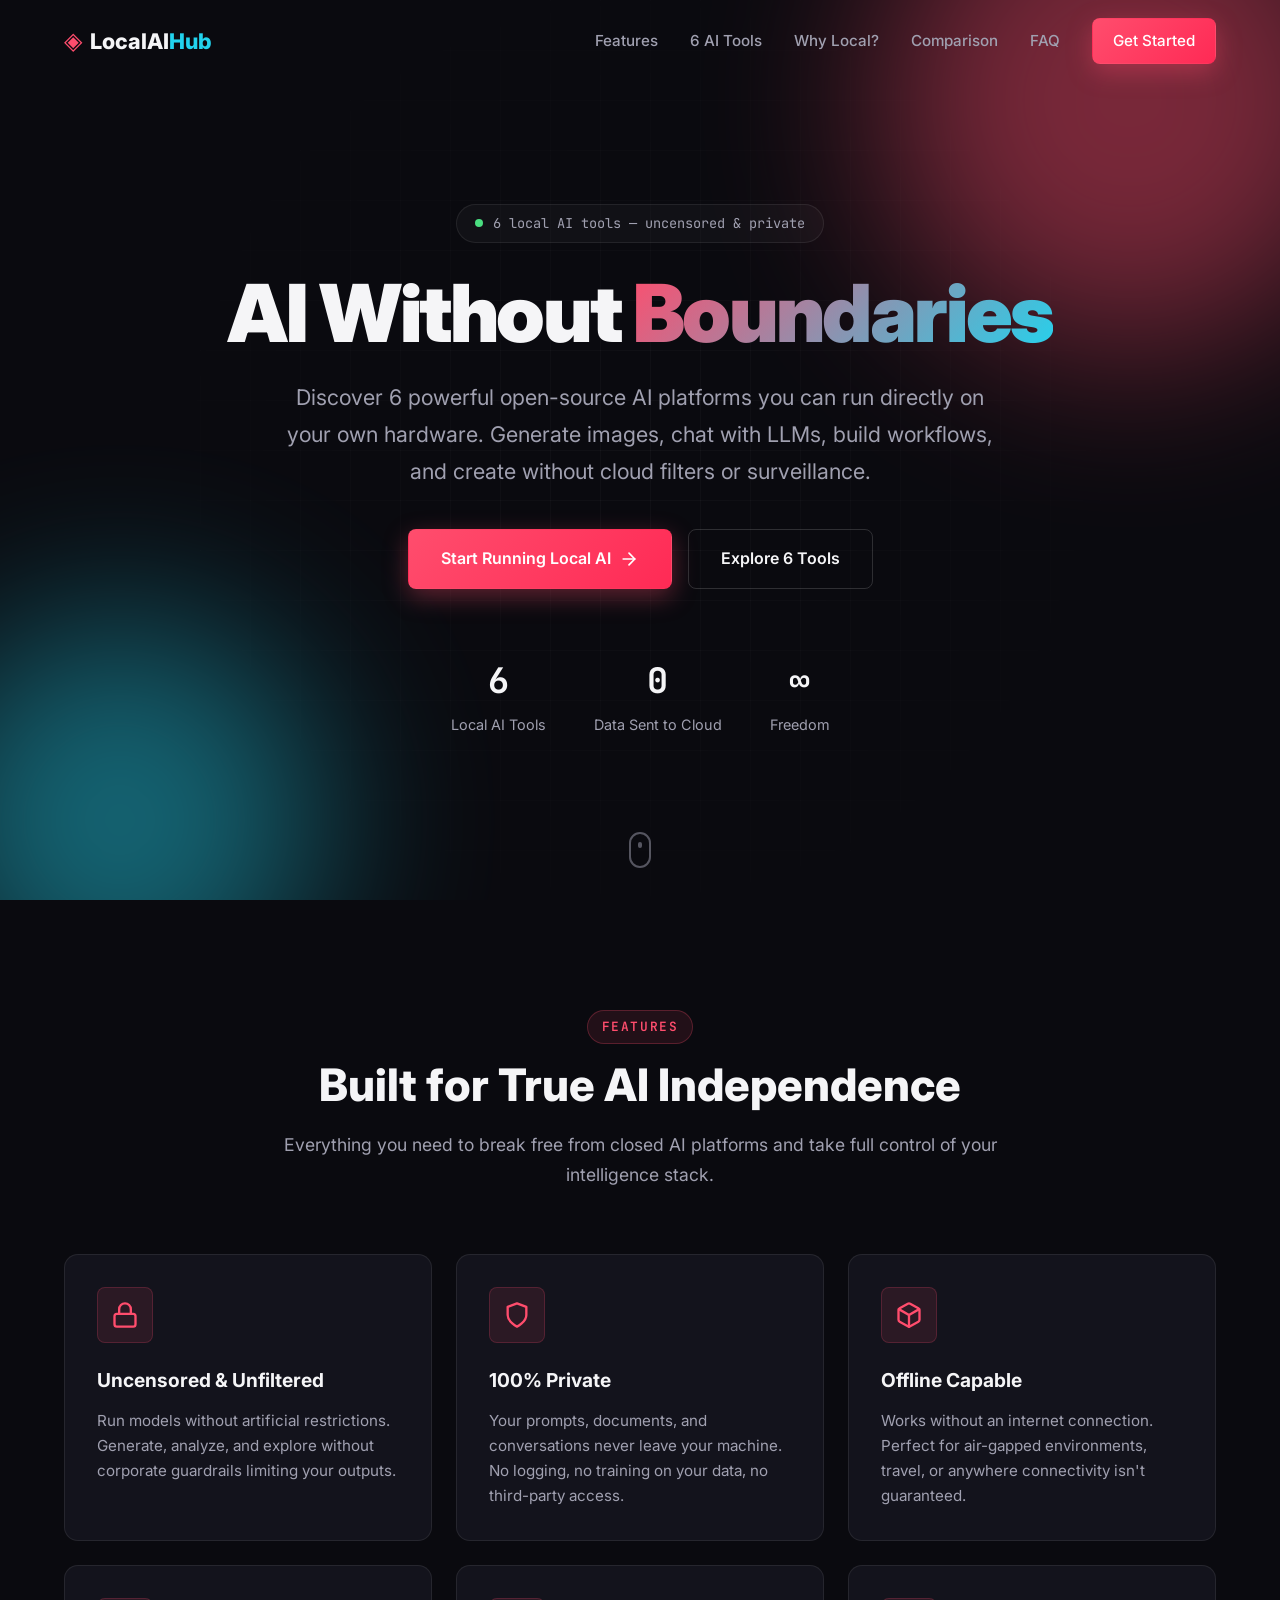
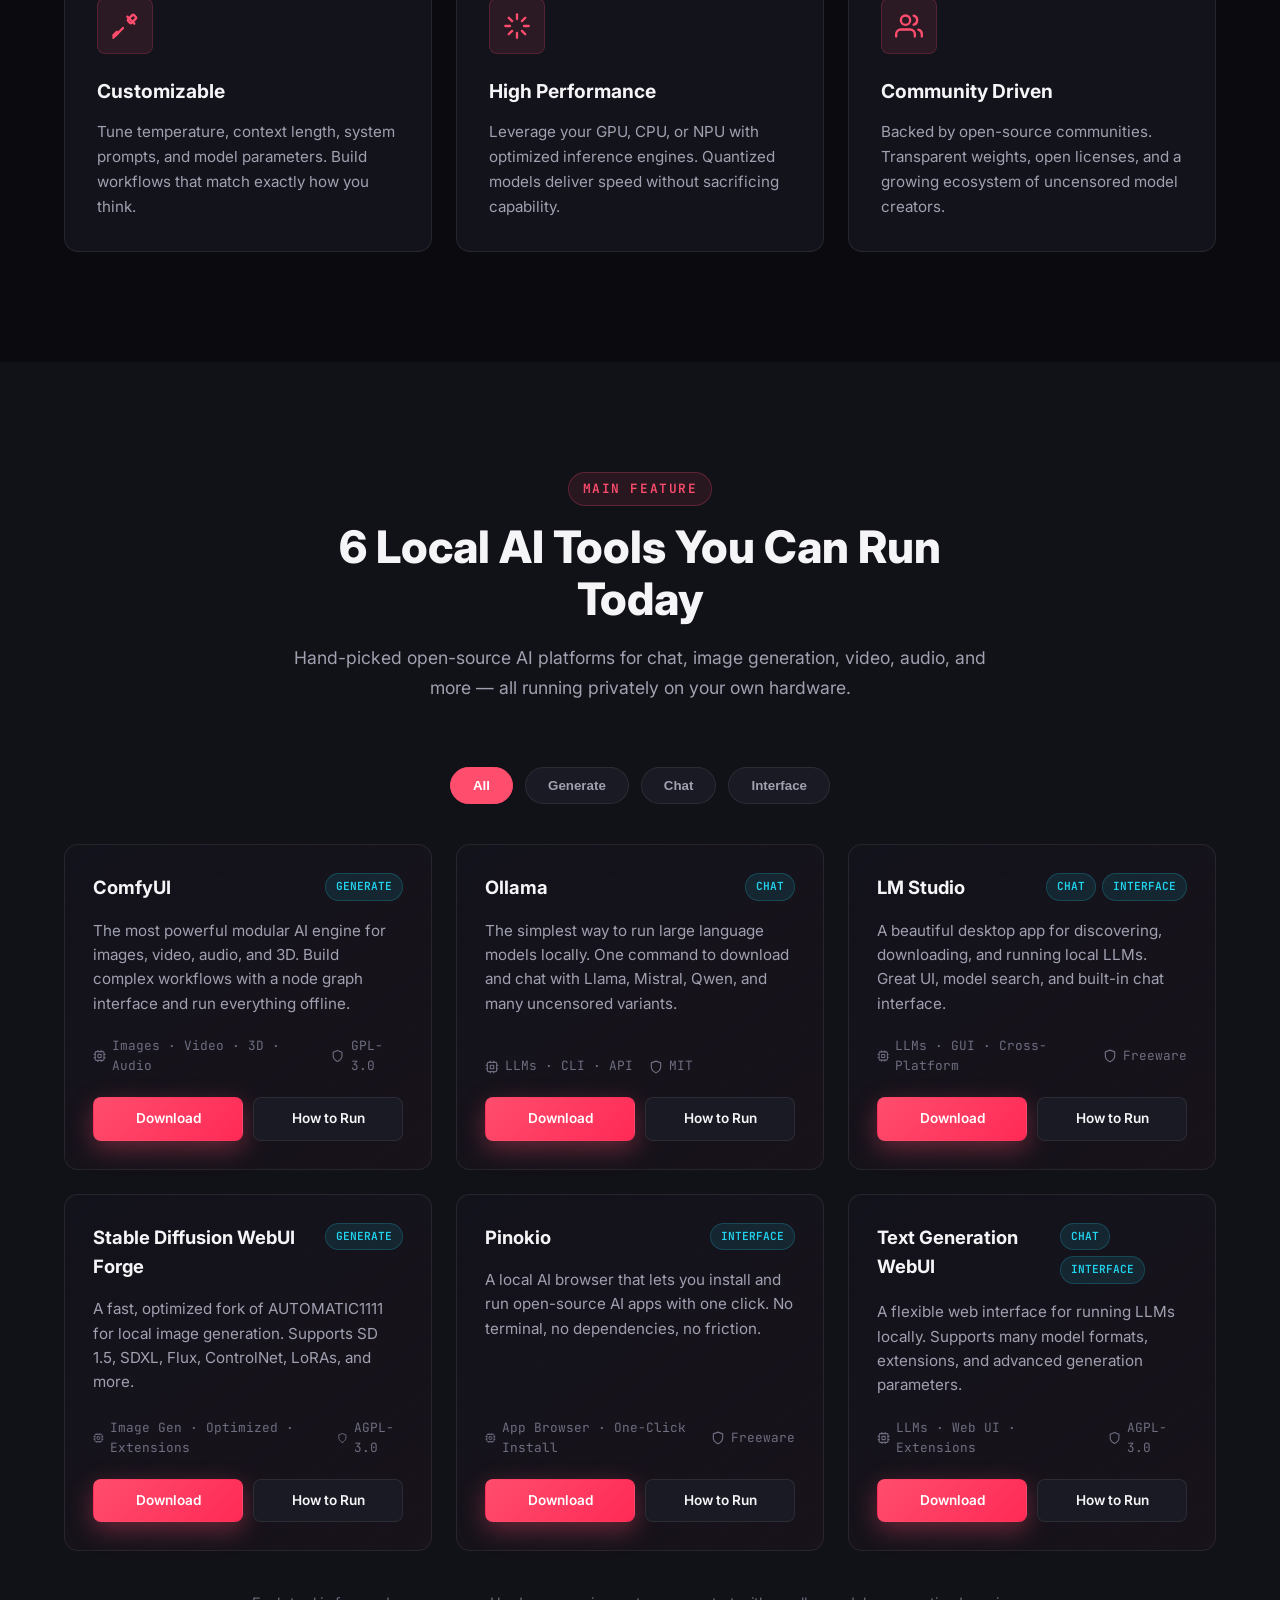
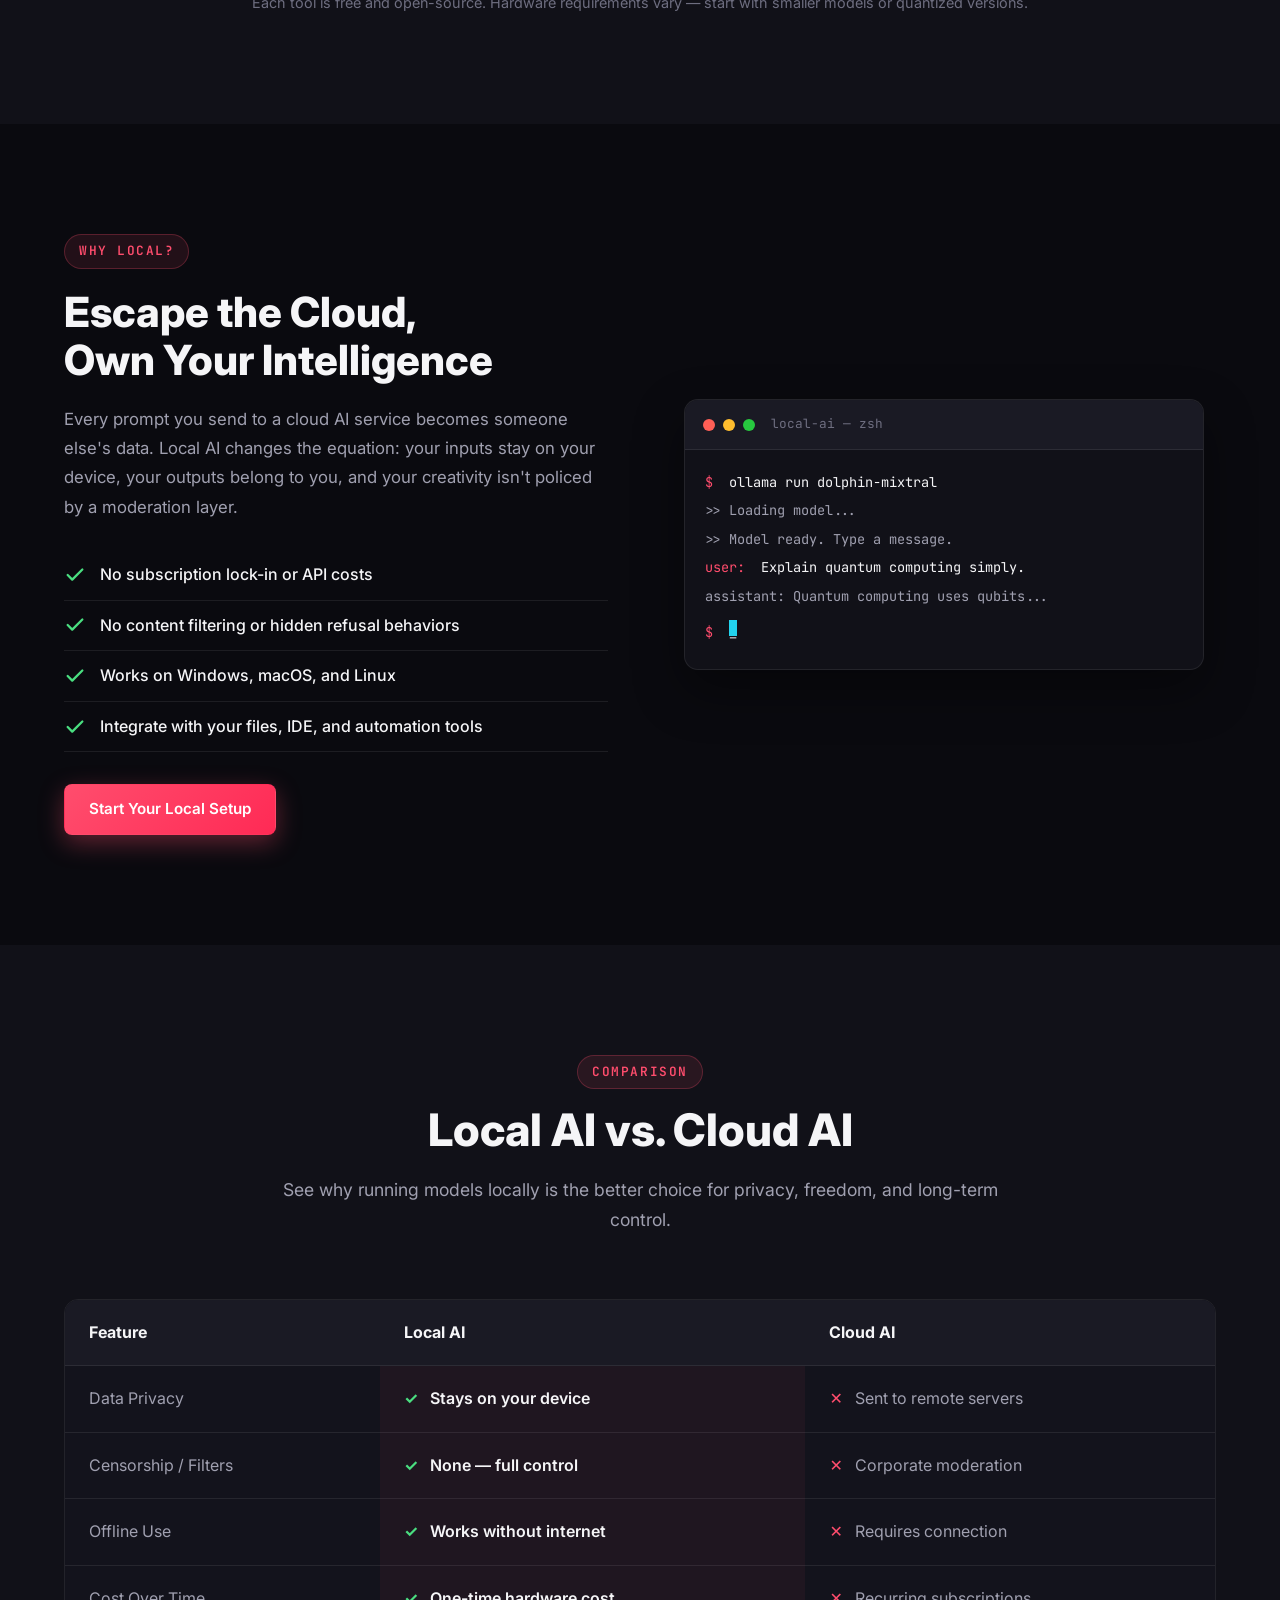
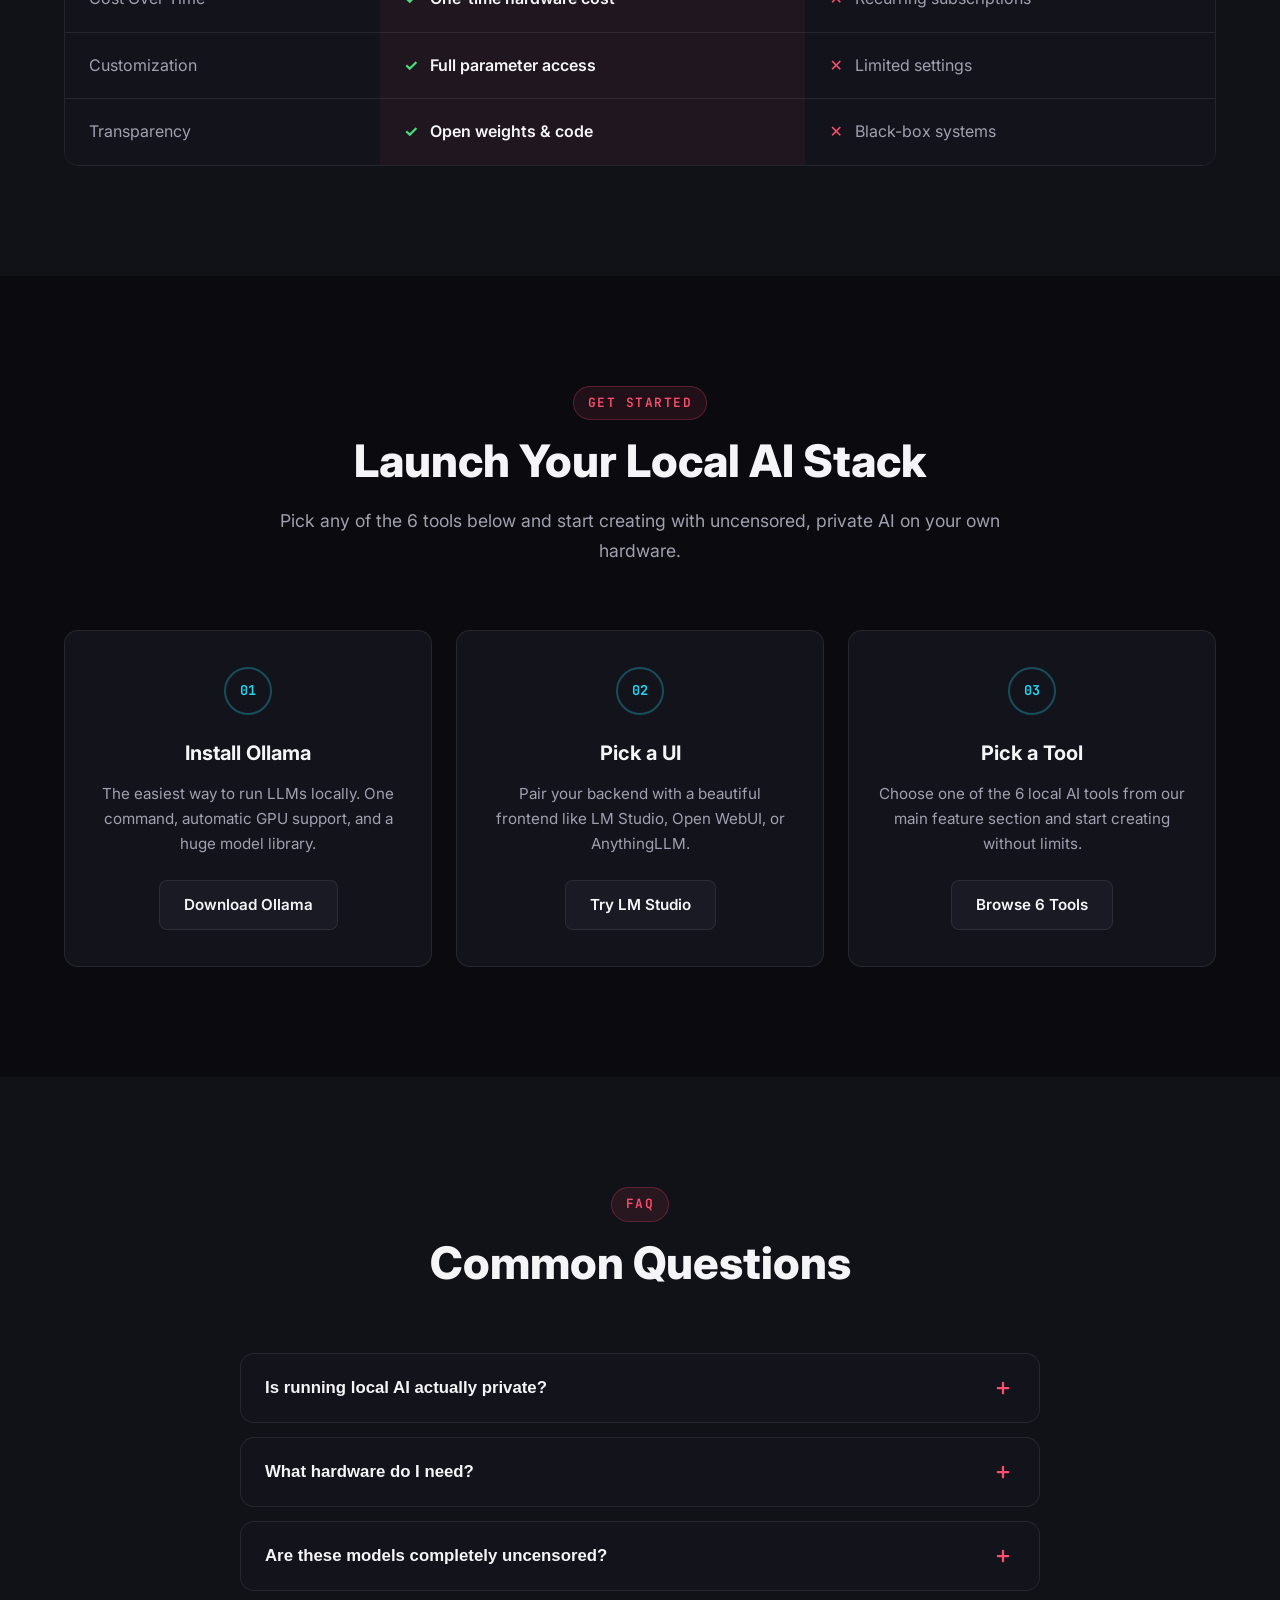
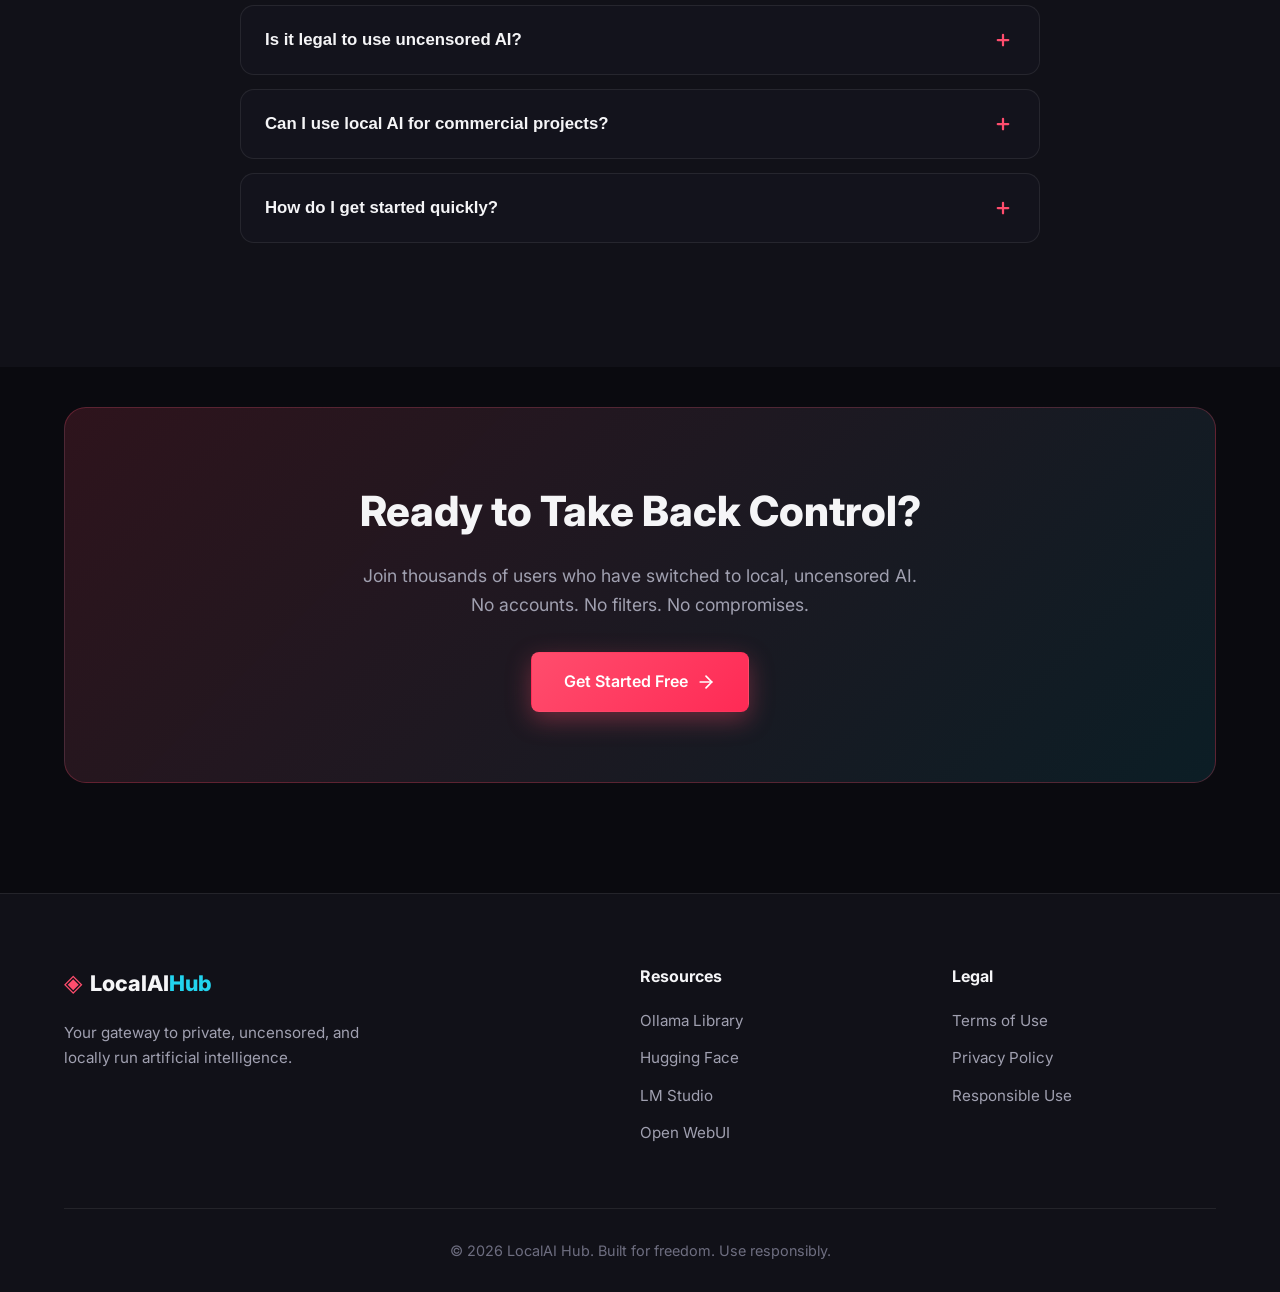
<file: localai-hub.html>
<!DOCTYPE html>
<html lang="en">
<head>
    <meta charset="UTF-8">
    <meta name="viewport" content="width=device-width, initial-scale=1.0">
    <title>LocalAI Hub | Uncensored & Unfiltered Local AI Models</title>
    <meta name="description" content="Discover and run powerful local AI models with no filters, no censorship, and complete privacy. Your hardware, your rules.">
    <link rel="preconnect" href="https://fonts.googleapis.com">
    <link rel="preconnect" href="https://fonts.gstatic.com" crossorigin>
    <link href="https://fonts.googleapis.com/css2?family=Inter:wght@400;500;600;700;800&family=JetBrains+Mono:wght@400;500;700&display=swap" rel="stylesheet">
    <link rel="stylesheet" href="css/styles.css">
</head>
<body>
    <!-- Navigation -->
    <nav class="navbar" id="navbar">
        <div class="container nav-container">
            <a href="#" class="logo">
                <span class="logo-icon">◈</span>
                <span class="logo-text">LocalAI<span class="logo-accent">Hub</span></span>
            </a>
            <button class="mobile-toggle" id="mobileToggle" aria-label="Toggle menu">
                <span></span>
                <span></span>
                <span></span>
            </button>
            <ul class="nav-menu" id="navMenu">
                <li><a href="#features">Features</a></li>
                <li><a href="#tools">6 AI Tools</a></li>
                <li><a href="#why-local">Why Local?</a></li>
                <li><a href="#comparison">Comparison</a></li>
                <li><a href="#faq">FAQ</a></li>
                <li><a href="#download" class="btn btn-primary nav-cta">Get Started</a></li>
            </ul>
        </div>
    </nav>

    <!-- Hero Section -->
    <section class="hero" id="home">
        <div class="hero-bg">
            <div class="gradient-orb orb-1"></div>
            <div class="gradient-orb orb-2"></div>
            <div class="grid-overlay"></div>
        </div>
        <div class="container hero-content">
            <div class="hero-badge">
                <span class="pulse"></span>
                6 local AI tools — uncensored & private
            </div>
            <h1 class="hero-title">
                AI Without
                <span class="gradient-text">Boundaries</span>
            </h1>
            <p class="hero-subtitle">
                Discover 6 powerful open-source AI platforms you can run directly on your own hardware. Generate images, chat with LLMs, build workflows, and create without cloud filters or surveillance.
            </p>
            <div class="hero-actions">
                <a href="#download" class="btn btn-primary btn-lg">
                    <span>Start Running Local AI</span>
                    <svg width="20" height="20" viewBox="0 0 24 24" fill="none" stroke="currentColor" stroke-width="2" stroke-linecap="round" stroke-linejoin="round"><path d="M5 12h14"/><path d="m12 5 7 7-7 7"/></svg>
                </a>
                <a href="#tools" class="btn btn-outline btn-lg">Explore 6 Tools</a>
            </div>
            <div class="hero-stats">
                <div class="stat">
                    <div class="stat-value">6</div>
                    <div class="stat-label">Local AI Tools</div>
                </div>
                <div class="stat">
                    <div class="stat-value">0</div>
                    <div class="stat-label">Data Sent to Cloud</div>
                </div>
                <div class="stat">
                    <div class="stat-value">∞</div>
                    <div class="stat-label">Freedom</div>
                </div>
            </div>
        </div>
        <div class="scroll-indicator">
            <div class="mouse">
                <div class="wheel"></div>
            </div>
        </div>
    </section>

    <!-- Features Section -->
    <section class="features section" id="features">
        <div class="container">
            <div class="section-header">
                <span class="section-tag">Features</span>
                <h2>Built for True AI Independence</h2>
                <p>Everything you need to break free from closed AI platforms and take full control of your intelligence stack.</p>
            </div>
            <div class="features-grid">
                <div class="feature-card">
                    <div class="feature-icon">
                        <svg width="28" height="28" viewBox="0 0 24 24" fill="none" stroke="currentColor" stroke-width="2" stroke-linecap="round" stroke-linejoin="round"><rect x="3" y="11" width="18" height="11" rx="2" ry="2"/><path d="M7 11V7a5 5 0 0 1 10 0v4"/></svg>
                    </div>
                    <h3>Uncensored & Unfiltered</h3>
                    <p>Run models without artificial restrictions. Generate, analyze, and explore without corporate guardrails limiting your outputs.</p>
                </div>
                <div class="feature-card">
                    <div class="feature-icon">
                        <svg width="28" height="28" viewBox="0 0 24 24" fill="none" stroke="currentColor" stroke-width="2" stroke-linecap="round" stroke-linejoin="round"><path d="M12 22s8-4 8-10V5l-8-3-8 3v7c0 6 8 10 8 10z"/></svg>
                    </div>
                    <h3>100% Private</h3>
                    <p>Your prompts, documents, and conversations never leave your machine. No logging, no training on your data, no third-party access.</p>
                </div>
                <div class="feature-card">
                    <div class="feature-icon">
                        <svg width="28" height="28" viewBox="0 0 24 24" fill="none" stroke="currentColor" stroke-width="2" stroke-linecap="round" stroke-linejoin="round"><path d="M21 16V8a2 2 0 0 0-1-1.73l-7-4a2 2 0 0 0-2 0l-7 4A2 2 0 0 0 3 8v8a2 2 0 0 0 1 1.73l7 4a2 2 0 0 0 2 0l7-4A2 2 0 0 0 21 16z"/><polyline points="3.27 6.96 12 12.01 20.73 6.96"/><line x1="12" y1="22.08" x2="12" y2="12"/></svg>
                    </div>
                    <h3>Offline Capable</h3>
                    <p>Works without an internet connection. Perfect for air-gapped environments, travel, or anywhere connectivity isn't guaranteed.</p>
                </div>
                <div class="feature-card">
                    <div class="feature-icon">
                        <svg width="28" height="28" viewBox="0 0 24 24" fill="none" stroke="currentColor" stroke-width="2" stroke-linecap="round" stroke-linejoin="round"><path d="M14.7 6.3a1 1 0 0 0 0 1.4l1.6 1.6a1 1 0 0 0 1.4 0l3.6-3.6a1 1 0 0 0 0-1.4l-1.6-1.6a1 1 0 0 0-1.4 0Z"/><path d="m4 20 6.3-6.3"/><path d="m14 4 6 6"/><path d="m2 22 4-4"/><path d="M5 17l-3 3"/></svg>
                    </div>
                    <h3>Customizable</h3>
                    <p>Tune temperature, context length, system prompts, and model parameters. Build workflows that match exactly how you think.</p>
                </div>
                <div class="feature-card">
                    <div class="feature-icon">
                        <svg width="28" height="28" viewBox="0 0 24 24" fill="none" stroke="currentColor" stroke-width="2" stroke-linecap="round" stroke-linejoin="round"><path d="M12 2v4"/><path d="m16.2 7.8 2.9-2.9"/><path d="M18 12h4"/><path d="m16.2 16.2 2.9 2.9"/><path d="M12 18v4"/><path d="m4.9 19.1 2.9-2.9"/><path d="M2 12h4"/><path d="m4.9 4.9 2.9 2.9"/></svg>
                    </div>
                    <h3>High Performance</h3>
                    <p>Leverage your GPU, CPU, or NPU with optimized inference engines. Quantized models deliver speed without sacrificing capability.</p>
                </div>
                <div class="feature-card">
                    <div class="feature-icon">
                        <svg width="28" height="28" viewBox="0 0 24 24" fill="none" stroke="currentColor" stroke-width="2" stroke-linecap="round" stroke-linejoin="round"><path d="M17 21v-2a4 4 0 0 0-4-4H5a4 4 0 0 0-4 4v2"/><circle cx="9" cy="7" r="4"/><path d="M23 21v-2a4 4 0 0 0-3-3.87"/><path d="M16 3.13a4 4 0 0 1 0 7.75"/></svg>
                    </div>
                    <h3>Community Driven</h3>
                    <p>Backed by open-source communities. Transparent weights, open licenses, and a growing ecosystem of uncensored model creators.</p>
                </div>
            </div>
        </div>
    </section>

    <!-- 6 Local AI Tools Section -->
    <section class="models section section-dark" id="tools">
        <div class="container">
            <div class="section-header">
                <span class="section-tag">Main Feature</span>
                <h2>6 Local AI Tools You Can Run Today</h2>
                <p>Hand-picked open-source AI platforms for chat, image generation, video, audio, and more — all running privately on your own hardware.</p>
            </div>
            <div class="models-filter" id="toolFilter">
                <button class="filter-btn active" data-filter="all">All</button>
                <button class="filter-btn" data-filter="generate">Generate</button>
                <button class="filter-btn" data-filter="chat">Chat</button>
                <button class="filter-btn" data-filter="interface">Interface</button>
            </div>
            <div class="models-grid" id="toolsGrid">
                <!-- Tools injected by JS -->
            </div>
            <div class="models-note">
                <p>Each tool is free and open-source. Hardware requirements vary — start with smaller models or quantized versions.</p>
            </div>
        </div>
    </section>

    <!-- Why Local Section -->
    <section class="why-local section" id="why-local">
        <div class="container">
            <div class="why-local-grid">
                <div class="why-local-content">
                    <span class="section-tag">Why Local?</span>
                    <h2>Escape the Cloud,<br>Own Your Intelligence</h2>
                    <p>Every prompt you send to a cloud AI service becomes someone else's data. Local AI changes the equation: your inputs stay on your device, your outputs belong to you, and your creativity isn't policed by a moderation layer.</p>
                    <ul class="why-local-list">
                        <li>
                            <svg width="22" height="22" viewBox="0 0 24 24" fill="none" stroke="currentColor" stroke-width="2.5" stroke-linecap="round" stroke-linejoin="round"><polyline points="20 6 9 17 4 12"/></svg>
                            <span>No subscription lock-in or API costs</span>
                        </li>
                        <li>
                            <svg width="22" height="22" viewBox="0 0 24 24" fill="none" stroke="currentColor" stroke-width="2.5" stroke-linecap="round" stroke-linejoin="round"><polyline points="20 6 9 17 4 12"/></svg>
                            <span>No content filtering or hidden refusal behaviors</span>
                        </li>
                        <li>
                            <svg width="22" height="22" viewBox="0 0 24 24" fill="none" stroke="currentColor" stroke-width="2.5" stroke-linecap="round" stroke-linejoin="round"><polyline points="20 6 9 17 4 12"/></svg>
                            <span>Works on Windows, macOS, and Linux</span>
                        </li>
                        <li>
                            <svg width="22" height="22" viewBox="0 0 24 24" fill="none" stroke="currentColor" stroke-width="2.5" stroke-linecap="round" stroke-linejoin="round"><polyline points="20 6 9 17 4 12"/></svg>
                            <span>Integrate with your files, IDE, and automation tools</span>
                        </li>
                    </ul>
                    <a href="#download" class="btn btn-primary">Start Your Local Setup</a>
                </div>
                <div class="why-local-visual">
                    <div class="terminal-window">
                        <div class="terminal-header">
                            <div class="terminal-dot red"></div>
                            <div class="terminal-dot yellow"></div>
                            <div class="terminal-dot green"></div>
                            <span class="terminal-title">local-ai — zsh</span>
                        </div>
                        <div class="terminal-body">
                            <div class="terminal-line"><span class="prompt">$</span> ollama run dolphin-mixtral</div>
                            <div class="terminal-line"><span class="output">&gt;&gt; Loading model...</span></div>
                            <div class="terminal-line"><span class="output">&gt;&gt; Model ready. Type a message.</span></div>
                            <div class="terminal-line"><span class="prompt">user:</span> Explain quantum computing simply.</div>
                            <div class="terminal-line"><span class="output">assistant: Quantum computing uses qubits...</span></div>
                            <div class="terminal-line cursor-line"><span class="prompt">$</span> <span class="cursor">_</span></div>
                        </div>
                    </div>
                </div>
            </div>
        </div>
    </section>

    <!-- Comparison Section -->
    <section class="comparison section section-dark" id="comparison">
        <div class="container">
            <div class="section-header">
                <span class="section-tag">Comparison</span>
                <h2>Local AI vs. Cloud AI</h2>
                <p>See why running models locally is the better choice for privacy, freedom, and long-term control.</p>
            </div>
            <div class="comparison-table-wrapper">
                <table class="comparison-table">
                    <thead>
                        <tr>
                            <th>Feature</th>
                            <th class="highlight-column">Local AI</th>
                            <th>Cloud AI</th>
                        </tr>
                    </thead>
                    <tbody>
                        <tr>
                            <td>Data Privacy</td>
                            <td class="highlight-column"><span class="check">✓</span> Stays on your device</td>
                            <td><span class="cross">✕</span> Sent to remote servers</td>
                        </tr>
                        <tr>
                            <td>Censorship / Filters</td>
                            <td class="highlight-column"><span class="check">✓</span> None — full control</td>
                            <td><span class="cross">✕</span> Corporate moderation</td>
                        </tr>
                        <tr>
                            <td>Offline Use</td>
                            <td class="highlight-column"><span class="check">✓</span> Works without internet</td>
                            <td><span class="cross">✕</span> Requires connection</td>
                        </tr>
                        <tr>
                            <td>Cost Over Time</td>
                            <td class="highlight-column"><span class="check">✓</span> One-time hardware cost</td>
                            <td><span class="cross">✕</span> Recurring subscriptions</td>
                        </tr>
                        <tr>
                            <td>Customization</td>
                            <td class="highlight-column"><span class="check">✓</span> Full parameter access</td>
                            <td><span class="cross">✕</span> Limited settings</td>
                        </tr>
                        <tr>
                            <td>Transparency</td>
                            <td class="highlight-column"><span class="check">✓</span> Open weights & code</td>
                            <td><span class="cross">✕</span> Black-box systems</td>
                        </tr>
                    </tbody>
                </table>
            </div>
        </div>
    </section>

    <!-- Download / Get Started Section -->
    <section class="download section" id="download">
        <div class="container">
            <div class="section-header">
                <span class="section-tag">Get Started</span>
                <h2>Launch Your Local AI Stack</h2>
                <p>Pick any of the 6 tools below and start creating with uncensored, private AI on your own hardware.</p>
            </div>
            <div class="download-grid">
                <div class="download-card">
                    <div class="download-step">01</div>
                    <h3>Install Ollama</h3>
                    <p>The easiest way to run LLMs locally. One command, automatic GPU support, and a huge model library.</p>
                    <a href="https://ollama.com" target="_blank" rel="noopener" class="btn btn-secondary">Download Ollama</a>
                </div>
                <div class="download-card">
                    <div class="download-step">02</div>
                    <h3>Pick a UI</h3>
                    <p>Pair your backend with a beautiful frontend like LM Studio, Open WebUI, or AnythingLLM.</p>
                    <a href="https://lmstudio.ai" target="_blank" rel="noopener" class="btn btn-secondary">Try LM Studio</a>
                </div>
                <div class="download-card">
                    <div class="download-step">03</div>
                    <h3>Pick a Tool</h3>
                    <p>Choose one of the 6 local AI tools from our main feature section and start creating without limits.</p>
                    <a href="#tools" class="btn btn-secondary">Browse 6 Tools</a>
                </div>
            </div>
        </div>
    </section>

    <!-- FAQ Section -->
    <section class="faq section section-dark" id="faq">
        <div class="container">
            <div class="section-header">
                <span class="section-tag">FAQ</span>
                <h2>Common Questions</h2>
            </div>
            <div class="faq-list" id="faqList">
                <!-- FAQ items injected by JS -->
            </div>
        </div>
    </section>

    <!-- CTA Section -->
    <section class="cta section">
        <div class="container">
            <div class="cta-box">
                <h2>Ready to Take Back Control?</h2>
                <p>Join thousands of users who have switched to local, uncensored AI. No accounts. No filters. No compromises.</p>
                <a href="#download" class="btn btn-primary btn-lg">
                    <span>Get Started Free</span>
                    <svg width="20" height="20" viewBox="0 0 24 24" fill="none" stroke="currentColor" stroke-width="2" stroke-linecap="round" stroke-linejoin="round"><path d="M5 12h14"/><path d="m12 5 7 7-7 7"/></svg>
                </a>
            </div>
        </div>
    </section>

    <!-- Footer -->
    <footer class="footer">
        <div class="container">
            <div class="footer-grid">
                <div class="footer-brand">
                    <a href="#" class="logo">
                        <span class="logo-icon">◈</span>
                        <span class="logo-text">LocalAI<span class="logo-accent">Hub</span></span>
                    </a>
                    <p>Your gateway to private, uncensored, and locally run artificial intelligence.</p>
                </div>
                <div class="footer-links">
                    <h4>Resources</h4>
                    <ul>
                        <li><a href="https://ollama.com/library" target="_blank" rel="noopener">Ollama Library</a></li>
                        <li><a href="https://huggingface.co" target="_blank" rel="noopener">Hugging Face</a></li>
                        <li><a href="https://lmstudio.ai" target="_blank" rel="noopener">LM Studio</a></li>
                        <li><a href="https://openwebui.com" target="_blank" rel="noopener">Open WebUI</a></li>
                    </ul>
                </div>
                <div class="footer-links">
                    <h4>Legal</h4>
                    <ul>
                        <li><a href="#" class="legal-link" data-modal="terms">Terms of Use</a></li>
                        <li><a href="#" class="legal-link" data-modal="privacy">Privacy Policy</a></li>
                        <li><a href="#" class="legal-link" data-modal="responsible">Responsible Use</a></li>
                    </ul>
                </div>
            </div>
            <div class="footer-bottom">
                <p>&copy; <span id="year"></span> LocalAI Hub. Built for freedom. Use responsibly.</p>
            </div>
        </div>
    </footer>

    <!-- Modal -->
    <div class="modal" id="modal">
        <div class="modal-content">
            <button class="modal-close" id="modalClose" aria-label="Close">&times;</button>
            <div class="modal-body" id="modalBody"></div>
        </div>
    </div>

    <script src="js/script.js"></script>
</body>
</html>
</file>
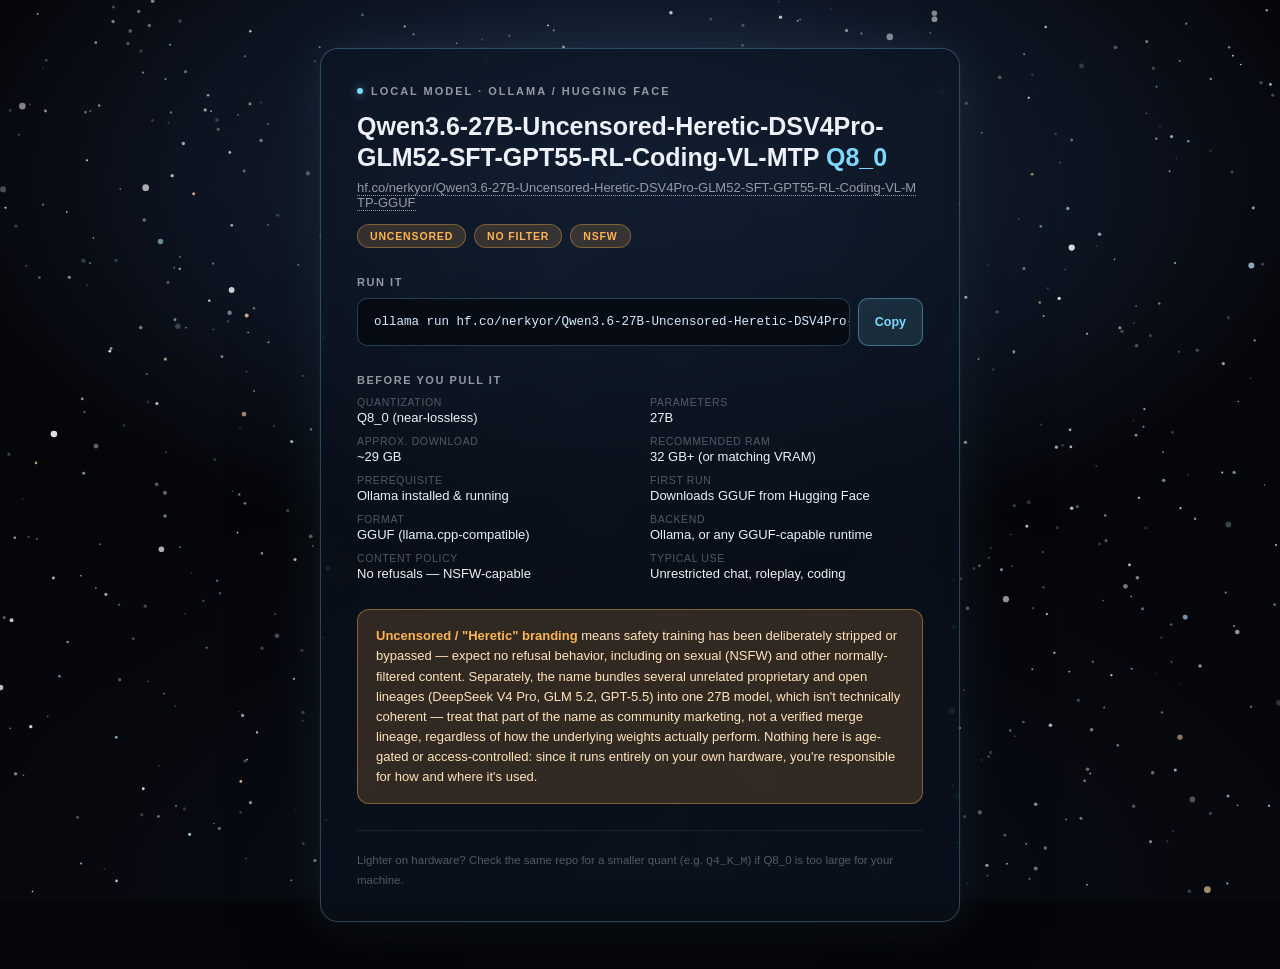
<file: model-heretic.html>
<!DOCTYPE html>
<html lang="en">
<head>
<meta charset="utf-8">
<title>Qwen3.6-27B Heretic — Run Locally</title>
<meta name="viewport" content="width=device-width, initial-scale=1">
<style>
  :root {
    --void-1: #05060a;
    --void-2: #0a0e18;
    --text: #eef1f8;
    --text-dim: rgba(238, 241, 248, 0.6);
    --text-faint: rgba(238, 241, 248, 0.32);
    --accent: #7dd8ff;
    --accent-dim: rgba(125, 216, 255, 0.35);
    --warn: #ffb454;
    --warn-dim: rgba(255, 180, 84, 0.16);
    --mono: ui-monospace, SFMono-Regular, "SF Mono", Menlo, Consolas, monospace;
  }
  * { box-sizing: border-box; }
  html, body {
    margin: 0; min-height: 100%;
    background: var(--void-1);
    font-family: -apple-system, BlinkMacSystemFont, "Segoe UI", Inter, Roboto, sans-serif;
    color: var(--text);
  }

  /* same deep-space backdrop language as the die site — z-index stays >= 0,
     never negative (a fixed + negative-z layer paints behind the page's own
     promoted background in every browser and would silently never show) */
  .space {
    position: fixed; inset: 0; z-index: 0;
    background:
      radial-gradient(ellipse 90% 70% at 50% 20%, #1a2a45 0%, transparent 62%),
      radial-gradient(ellipse 120% 90% at 50% 100%, var(--void-2) 0%, var(--void-1) 55%);
  }
  #stars { position: fixed; inset: 0; z-index: 0; display: block; width: 100%; height: 100%; }

  main {
    position: relative; z-index: 1;
    min-height: 100vh;
    display: flex; align-items: center; justify-content: center;
    padding: 48px 20px;
  }

  .card {
    width: min(640px, 100%);
    background: rgba(11, 20, 33, 0.55);
    border: 1px solid rgba(125, 216, 255, 0.28);
    border-radius: 18px;
    box-shadow: 0 0 0 1px rgba(255,255,255,0.02), 0 30px 80px -20px rgba(0,0,0,0.6), 0 0 60px -12px rgba(125,216,255,0.18);
    backdrop-filter: blur(14px);
    -webkit-backdrop-filter: blur(14px);
    padding: 36px 36px 32px;
  }

  .kicker {
    display: flex; align-items: center; gap: 8px;
    font-size: 11px; font-weight: 600; letter-spacing: 0.18em;
    text-transform: uppercase; color: var(--text-dim);
    margin-bottom: 14px;
  }
  .kicker .dot {
    width: 6px; height: 6px; border-radius: 50%;
    background: var(--accent); box-shadow: 0 0 8px 1px var(--accent-dim);
  }

  h1 {
    margin: 0 0 6px; font-size: 25px; line-height: 1.25; font-weight: 700;
    word-break: break-word;
  }
  h1 .quant { color: var(--accent); font-weight: 700; }

  .source {
    margin: 0 0 14px; font-size: 13px; color: var(--text-faint);
    word-break: break-all;
  }
  .source a { color: var(--text-dim); text-decoration: none; border-bottom: 1px dotted currentColor; }
  .source a:hover { color: var(--accent); }

  .tags { display: flex; gap: 8px; flex-wrap: wrap; margin: 0 0 28px; }
  .tag {
    font-size: 10.5px; font-weight: 700; letter-spacing: 0.08em;
    text-transform: uppercase; padding: 5px 12px; border-radius: 999px;
    background: var(--warn-dim); color: var(--warn);
    border: 1px solid rgba(255, 180, 84, 0.35);
  }

  h2 {
    font-size: 11px; font-weight: 700; letter-spacing: 0.14em;
    text-transform: uppercase; color: var(--text-dim);
    margin: 28px 0 10px;
  }

  .cmd-row { display: flex; gap: 8px; align-items: stretch; }
  .cmd {
    flex: 1; min-width: 0;
    background: rgba(5, 8, 14, 0.7);
    border: 1px solid rgba(125, 216, 255, 0.25);
    border-radius: 10px;
    padding: 14px 16px;
    font-family: var(--mono);
    font-size: 12.5px; line-height: 1.5; color: #d7ecff;
    overflow-x: auto; white-space: pre;
  }
  .copy-btn {
    flex: none;
    appearance: none; cursor: pointer;
    background: rgba(125, 216, 255, 0.12);
    border: 1px solid rgba(125, 216, 255, 0.4);
    border-radius: 10px;
    color: var(--accent);
    font: inherit; font-size: 12.5px; font-weight: 600;
    padding: 0 16px;
    transition: background 0.15s, border-color 0.15s;
  }
  .copy-btn:hover { background: rgba(125, 216, 255, 0.2); border-color: rgba(125, 216, 255, 0.7); }
  .copy-btn:active { transform: translateY(1px); }
  .copy-btn.done { color: #b8ffcf; border-color: rgba(184, 255, 207, 0.5); background: rgba(184, 255, 207, 0.1); }

  .specs {
    display: grid; grid-template-columns: 1fr 1fr; gap: 10px 20px;
    margin: 0;
  }
  .specs div { font-size: 13px; }
  .specs dt {
    font-size: 10.5px; letter-spacing: 0.06em; text-transform: uppercase;
    color: var(--text-faint); margin-bottom: 2px;
  }
  .specs dd { margin: 0; color: var(--text); font-weight: 500; }

  .callout {
    margin-top: 28px;
    background: var(--warn-dim);
    border: 1px solid rgba(255, 180, 84, 0.4);
    border-radius: 12px;
    padding: 16px 18px;
    font-size: 13px; line-height: 1.55; color: #ffe3bd;
  }
  .callout strong { color: var(--warn); }

  footer {
    margin-top: 26px; padding-top: 20px;
    border-top: 1px solid rgba(238, 241, 248, 0.08);
    font-size: 11.5px; color: var(--text-faint); line-height: 1.6;
  }

  @media (max-width: 480px) {
    .card { padding: 26px 22px 24px; }
    .specs { grid-template-columns: 1fr; }
    .cmd-row { flex-direction: column; }
    .copy-btn { padding: 10px 16px; }
  }
</style>
</head>
<body>
<div class="space"></div>
<canvas id="stars"></canvas>

<main>
  <div class="card">
    <div class="kicker"><span class="dot"></span>Local Model &middot; Ollama / Hugging Face</div>
    <h1>Qwen3.6-27B-Uncensored-Heretic-DSV4Pro-GLM52-SFT-GPT55-RL-Coding-VL-MTP <span class="quant">Q8_0</span></h1>
    <p class="source">
      <a href="https://huggingface.co/nerkyor/Qwen3.6-27B-Uncensored-Heretic-DSV4Pro-GLM52-SFT-GPT55-RL-Coding-VL-MTP-GGUF" target="_blank" rel="noopener">hf.co/nerkyor/Qwen3.6-27B-Uncensored-Heretic-DSV4Pro-GLM52-SFT-GPT55-RL-Coding-VL-MTP-GGUF</a>
    </p>
    <div class="tags">
      <span class="tag">Uncensored</span>
      <span class="tag">No Filter</span>
      <span class="tag">NSFW</span>
    </div>

    <h2>Run it</h2>
    <div class="cmd-row">
      <div class="cmd" id="cmd">ollama run hf.co/nerkyor/Qwen3.6-27B-Uncensored-Heretic-DSV4Pro-GLM52-SFT-GPT55-RL-Coding-VL-MTP-GGUF:Q8_0</div>
      <button class="copy-btn" id="copyBtn" type="button">Copy</button>
    </div>

    <h2>Before you pull it</h2>
    <dl class="specs">
      <div><dt>Quantization</dt><dd>Q8_0 (near-lossless)</dd></div>
      <div><dt>Parameters</dt><dd>27B</dd></div>
      <div><dt>Approx. download</dt><dd>~29 GB</dd></div>
      <div><dt>Recommended RAM</dt><dd>32 GB+ (or matching VRAM)</dd></div>
      <div><dt>Prerequisite</dt><dd>Ollama installed &amp; running</dd></div>
      <div><dt>First run</dt><dd>Downloads GGUF from Hugging Face</dd></div>
      <div><dt>Format</dt><dd>GGUF (llama.cpp-compatible)</dd></div>
      <div><dt>Backend</dt><dd>Ollama, or any GGUF-capable runtime</dd></div>
      <div><dt>Content policy</dt><dd>No refusals &mdash; NSFW-capable</dd></div>
      <div><dt>Typical use</dt><dd>Unrestricted chat, roleplay, coding</dd></div>
    </dl>

    <div class="callout">
      <strong>Uncensored / "Heretic" branding</strong> means safety training has been deliberately stripped or bypassed — expect no refusal behavior, including on sexual (NSFW) and other normally-filtered content. Separately, the name bundles several unrelated proprietary and open lineages (DeepSeek V4 Pro, GLM 5.2, GPT-5.5) into one 27B model, which isn't technically coherent — treat that part of the name as community marketing, not a verified merge lineage, regardless of how the underlying weights actually perform. Nothing here is age-gated or access-controlled: since it runs entirely on your own hardware, you're responsible for how and where it's used.
    </div>

    <footer>
      Lighter on hardware? Check the same repo for a smaller quant (e.g. <code style="font-family:var(--mono)">Q4_K_M</code>) if Q8_0 is too large for your machine.
    </footer>
  </div>
</main>

<script>
  const btn = document.getElementById('copyBtn');
  const cmdEl = document.getElementById('cmd');
  btn.addEventListener('click', async () => {
    try {
      await navigator.clipboard.writeText(cmdEl.textContent.trim());
      btn.textContent = 'Copied';
      btn.classList.add('done');
      setTimeout(() => { btn.textContent = 'Copy'; btn.classList.remove('done'); }, 1600);
    } catch (e) {
      btn.textContent = 'Select & copy manually';
    }
  });
</script>

<script>
  /* minimal dependency-free starfield, shared visual language with index.html */
  (() => {
    const canvas = document.getElementById('stars');
    const ctx = canvas.getContext('2d');
    const dpr = Math.min(window.devicePixelRatio || 1, 2);
    let stars = [];
    const STAR_COLORS = [
      [255, 255, 255], [255, 255, 255], [255, 255, 255], [255, 255, 255],
      [190, 220, 255], [189, 238, 255], [255, 214, 170],
    ];

    function resize() {
      canvas.width = Math.round(innerWidth * dpr);
      canvas.height = Math.round(innerHeight * dpr);
      const count = Math.round((innerWidth * innerHeight) / 1400);
      stars = Array.from({ length: count }, (_, i) => ({
        x: Math.random() * canvas.width,
        y: Math.random() * canvas.height,
        r: (i % 9 === 0 ? Math.random() * 1.6 + 1.8 : Math.random() * 1.1 + 0.7) * dpr,
        base: Math.random() * 0.4 + 0.5,
        phase: Math.random() * Math.PI * 2,
        speed: Math.random() * 0.5 + 0.15,
        color: STAR_COLORS[Math.floor(Math.random() * STAR_COLORS.length)],
      }));
    }

    function frame(t) {
      ctx.clearRect(0, 0, canvas.width, canvas.height);
      for (const s of stars) {
        const a = Math.min(1, s.base * (0.65 + 0.35 * Math.sin(t * 0.0012 * s.speed + s.phase)));
        const [r, g, b] = s.color;
        ctx.beginPath();
        ctx.fillStyle = `rgba(${r},${g},${b},${a.toFixed(3)})`;
        ctx.arc(s.x, s.y, s.r, 0, Math.PI * 2);
        ctx.fill();
      }
      requestAnimationFrame(frame);
    }

    resize();
    window.addEventListener('resize', resize);
    requestAnimationFrame(frame);
  })();
</script>
</body>
</html>
</file>
<file: css/styles.css>
/* ================================
   LocalAI Hub — Stylesheet
   ================================ */

:root {
    --bg-primary: #0a0a0f;
    --bg-secondary: #111118;
    --bg-tertiary: #1a1a24;
    --bg-card: #13131c;
    --text-primary: #f5f5f7;
    --text-secondary: #a0a0b0;
    --text-muted: #6e6e80;
    --accent: #ff4d6d;
    --accent-secondary: #c084fc;
    --accent-cyan: #22d3ee;
    --accent-green: #4ade80;
    --border: rgba(255, 255, 255, 0.08);
    --border-hover: rgba(255, 255, 255, 0.15);
    --shadow: 0 20px 50px rgba(0, 0, 0, 0.4);
    --radius-sm: 8px;
    --radius-md: 14px;
    --radius-lg: 22px;
    --transition: 0.25s cubic-bezier(0.4, 0, 0.2, 1);
}

* {
    margin: 0;
    padding: 0;
    box-sizing: border-box;
}

html {
    scroll-behavior: smooth;
}

body {
    font-family: 'Inter', system-ui, -apple-system, BlinkMacSystemFont, 'Segoe UI', sans-serif;
    background: var(--bg-primary);
    color: var(--text-primary);
    line-height: 1.6;
    overflow-x: hidden;
}

a {
    color: inherit;
    text-decoration: none;
}

ul {
    list-style: none;
}

img {
    max-width: 100%;
    display: block;
}

.container {
    width: 100%;
    max-width: 1200px;
    margin: 0 auto;
    padding: 0 24px;
}

.section {
    padding: 110px 0;
    position: relative;
}

.section-dark {
    background: var(--bg-secondary);
}

.section-header {
    text-align: center;
    max-width: 720px;
    margin: 0 auto 64px;
}

.section-tag {
    display: inline-block;
    font-family: 'JetBrains Mono', monospace;
    font-size: 0.8rem;
    font-weight: 600;
    letter-spacing: 0.12em;
    text-transform: uppercase;
    color: var(--accent);
    margin-bottom: 16px;
    padding: 6px 14px;
    background: rgba(255, 77, 109, 0.1);
    border: 1px solid rgba(255, 77, 109, 0.25);
    border-radius: 999px;
}

.section-header h2 {
    font-size: clamp(2rem, 4vw, 2.8rem);
    font-weight: 800;
    line-height: 1.15;
    margin-bottom: 18px;
}

.section-header p {
    color: var(--text-secondary);
    font-size: 1.1rem;
    line-height: 1.7;
}

/* Buttons */
.btn {
    display: inline-flex;
    align-items: center;
    justify-content: center;
    gap: 8px;
    font-weight: 600;
    font-size: 0.95rem;
    padding: 12px 24px;
    border-radius: var(--radius-sm);
    border: 1px solid transparent;
    cursor: pointer;
    transition: all var(--transition);
    white-space: nowrap;
}

.btn-primary {
    background: linear-gradient(135deg, var(--accent) 0%, #ff2a55 100%);
    color: white;
    box-shadow: 0 8px 24px rgba(255, 77, 109, 0.35);
}

.btn-primary:hover {
    transform: translateY(-2px);
    box-shadow: 0 12px 32px rgba(255, 77, 109, 0.5);
}

.btn-secondary {
    background: var(--bg-tertiary);
    color: var(--text-primary);
    border-color: var(--border);
}

.btn-secondary:hover {
    background: var(--bg-card);
    border-color: var(--border-hover);
    transform: translateY(-2px);
}

.btn-outline {
    background: transparent;
    color: var(--text-primary);
    border-color: var(--border-hover);
}

.btn-outline:hover {
    border-color: var(--accent);
    color: var(--accent);
}

.btn-lg {
    padding: 16px 32px;
    font-size: 1rem;
}

/* Navigation */
.navbar {
    position: fixed;
    top: 0;
    left: 0;
    width: 100%;
    z-index: 1000;
    padding: 18px 0;
    transition: all var(--transition);
    border-bottom: 1px solid transparent;
}

.navbar.scrolled {
    background: rgba(10, 10, 15, 0.85);
    backdrop-filter: blur(16px);
    border-bottom: 1px solid var(--border);
    padding: 12px 0;
}

.nav-container {
    display: flex;
    align-items: center;
    justify-content: space-between;
}

.logo {
    display: inline-flex;
    align-items: center;
    gap: 8px;
    font-size: 1.35rem;
    font-weight: 800;
}

.logo-icon {
    color: var(--accent);
    font-size: 1.5rem;
}

.logo-accent {
    color: var(--accent-cyan);
}

.nav-menu {
    display: flex;
    align-items: center;
    gap: 32px;
}

.nav-menu a {
    font-size: 0.95rem;
    font-weight: 500;
    color: var(--text-secondary);
    transition: color var(--transition);
}

.nav-menu a:hover {
    color: var(--text-primary);
}

.nav-cta {
    color: white !important;
    padding: 10px 20px;
}

.mobile-toggle {
    display: none;
    flex-direction: column;
    gap: 5px;
    background: none;
    border: none;
    cursor: pointer;
    padding: 8px;
}

.mobile-toggle span {
    display: block;
    width: 24px;
    height: 2px;
    background: var(--text-primary);
    transition: all var(--transition);
}

.mobile-toggle.active span:nth-child(1) {
    transform: rotate(45deg) translate(5px, 5px);
}

.mobile-toggle.active span:nth-child(2) {
    opacity: 0;
}

.mobile-toggle.active span:nth-child(3) {
    transform: rotate(-45deg) translate(5px, -5px);
}

/* Hero */
.hero {
    min-height: 100vh;
    display: flex;
    align-items: center;
    justify-content: center;
    position: relative;
    padding: 140px 0 100px;
    overflow: hidden;
}

.hero-bg {
    position: absolute;
    inset: 0;
    z-index: -1;
}

.gradient-orb {
    position: absolute;
    border-radius: 50%;
    filter: blur(90px);
    opacity: 0.45;
    animation: float 10s ease-in-out infinite;
}

.orb-1 {
    width: 500px;
    height: 500px;
    background: var(--accent);
    top: -150px;
    right: -100px;
}

.orb-2 {
    width: 400px;
    height: 400px;
    background: var(--accent-cyan);
    bottom: -120px;
    left: -80px;
    animation-delay: -5s;
}

.grid-overlay {
    position: absolute;
    inset: 0;
    background-image:
        linear-gradient(rgba(255, 255, 255, 0.03) 1px, transparent 1px),
        linear-gradient(90deg, rgba(255, 255, 255, 0.03) 1px, transparent 1px);
    background-size: 50px 50px;
    mask-image: radial-gradient(circle at center, black 0%, transparent 70%);
    -webkit-mask-image: radial-gradient(circle at center, black 0%, transparent 70%);
}

@keyframes float {
    0%, 100% { transform: translateY(0) scale(1); }
    50% { transform: translateY(-30px) scale(1.05); }
}

.hero-content {
    text-align: center;
    max-width: 900px;
    position: relative;
    z-index: 1;
}

.hero-badge {
    display: inline-flex;
    align-items: center;
    gap: 10px;
    font-family: 'JetBrains Mono', monospace;
    font-size: 0.85rem;
    color: var(--text-secondary);
    padding: 8px 18px;
    border: 1px solid var(--border);
    border-radius: 999px;
    margin-bottom: 28px;
    background: rgba(255, 255, 255, 0.03);
}

.pulse {
    width: 8px;
    height: 8px;
    background: var(--accent-green);
    border-radius: 50%;
    box-shadow: 0 0 0 0 rgba(74, 222, 128, 0.7);
    animation: pulse 2s infinite;
}

@keyframes pulse {
    0% { box-shadow: 0 0 0 0 rgba(74, 222, 128, 0.7); }
    70% { box-shadow: 0 0 0 10px rgba(74, 222, 128, 0); }
    100% { box-shadow: 0 0 0 0 rgba(74, 222, 128, 0); }
}

.hero-title {
    font-size: clamp(2.8rem, 7vw, 5rem);
    font-weight: 900;
    line-height: 1.05;
    letter-spacing: -0.03em;
    margin-bottom: 24px;
}

.gradient-text {
    background: linear-gradient(135deg, var(--accent) 0%, var(--accent-cyan) 100%);
    -webkit-background-clip: text;
    -webkit-text-fill-color: transparent;
    background-clip: text;
}

.hero-subtitle {
    font-size: clamp(1.1rem, 2vw, 1.35rem);
    color: var(--text-secondary);
    max-width: 720px;
    margin: 0 auto 40px;
    line-height: 1.7;
}

.hero-actions {
    display: flex;
    align-items: center;
    justify-content: center;
    gap: 16px;
    flex-wrap: wrap;
    margin-bottom: 64px;
}

.hero-stats {
    display: flex;
    justify-content: center;
    gap: 48px;
    flex-wrap: wrap;
}

.stat {
    text-align: center;
}

.stat-value {
    font-family: 'JetBrains Mono', monospace;
    font-size: 2.2rem;
    font-weight: 700;
    color: var(--text-primary);
}

.stat-label {
    font-size: 0.9rem;
    color: var(--text-secondary);
    margin-top: 4px;
}

.scroll-indicator {
    position: absolute;
    bottom: 32px;
    left: 50%;
    transform: translateX(-50%);
    opacity: 0.5;
}

.mouse {
    width: 22px;
    height: 36px;
    border: 2px solid var(--text-secondary);
    border-radius: 12px;
    display: flex;
    justify-content: center;
    padding-top: 8px;
}

.wheel {
    width: 4px;
    height: 6px;
    background: var(--text-secondary);
    border-radius: 2px;
    animation: scroll 1.5s infinite;
}

@keyframes scroll {
    0% { transform: translateY(0); opacity: 1; }
    100% { transform: translateY(10px); opacity: 0; }
}

/* Features */
.features-grid {
    display: grid;
    grid-template-columns: repeat(auto-fit, minmax(320px, 1fr));
    gap: 24px;
}

.feature-card {
    background: var(--bg-card);
    border: 1px solid var(--border);
    border-radius: var(--radius-md);
    padding: 32px;
    transition: all var(--transition);
}

.feature-card:hover {
    transform: translateY(-5px);
    border-color: var(--border-hover);
    box-shadow: var(--shadow);
}

.feature-icon {
    width: 56px;
    height: 56px;
    display: flex;
    align-items: center;
    justify-content: center;
    background: rgba(255, 77, 109, 0.1);
    border: 1px solid rgba(255, 77, 109, 0.2);
    border-radius: var(--radius-sm);
    color: var(--accent);
    margin-bottom: 22px;
}

.feature-card h3 {
    font-size: 1.2rem;
    font-weight: 700;
    margin-bottom: 12px;
}

.feature-card p {
    color: var(--text-secondary);
    font-size: 0.95rem;
    line-height: 1.65;
}

/* Models */
.models-filter {
    display: flex;
    justify-content: center;
    gap: 12px;
    margin-bottom: 40px;
    flex-wrap: wrap;
}

.filter-btn {
    background: var(--bg-tertiary);
    border: 1px solid var(--border);
    color: var(--text-secondary);
    padding: 10px 22px;
    border-radius: 999px;
    font-weight: 600;
    cursor: pointer;
    transition: all var(--transition);
}

.filter-btn:hover,
.filter-btn.active {
    background: var(--accent);
    color: white;
    border-color: var(--accent);
}

.models-grid {
    display: grid;
    grid-template-columns: repeat(auto-fit, minmax(300px, 1fr));
    gap: 24px;
}

.model-card {
    background: var(--bg-card);
    border: 1px solid var(--border);
    border-radius: var(--radius-md);
    padding: 28px;
    transition: all var(--transition);
    display: flex;
    flex-direction: column;
}

.model-card:hover {
    border-color: var(--accent);
    transform: translateY(-4px);
    box-shadow: var(--shadow);
}

/* Main feature tools section enhancement */
#tools .model-card {
    position: relative;
    background: linear-gradient(145deg, var(--bg-card) 0%, rgba(255, 77, 109, 0.03) 100%);
}

#tools .model-card::before {
    content: '';
    position: absolute;
    inset: -1px;
    border-radius: calc(var(--radius-md) + 1px);
    background: linear-gradient(135deg, rgba(255, 77, 109, 0.25), rgba(34, 211, 238, 0.15));
    z-index: -1;
    opacity: 0;
    transition: opacity var(--transition);
}

#tools .model-card:hover::before {
    opacity: 1;
}

.model-header {
    display: flex;
    align-items: flex-start;
    justify-content: space-between;
    margin-bottom: 16px;
}

.model-name {
    font-size: 1.15rem;
    font-weight: 700;
}

.model-tags {
    display: flex;
    gap: 6px;
    flex-wrap: wrap;
}

.model-tag {
    font-family: 'JetBrains Mono', monospace;
    font-size: 0.7rem;
    font-weight: 600;
    text-transform: uppercase;
    padding: 4px 10px;
    border-radius: 999px;
    background: rgba(34, 211, 238, 0.1);
    color: var(--accent-cyan);
    border: 1px solid rgba(34, 211, 238, 0.2);
}

.model-tag.uncensored {
    background: rgba(255, 77, 109, 0.1);
    color: var(--accent);
    border-color: rgba(255, 77, 109, 0.2);
}

.model-desc {
    color: var(--text-secondary);
    font-size: 0.95rem;
    line-height: 1.6;
    margin-bottom: 20px;
    flex-grow: 1;
}

.model-meta {
    display: flex;
    gap: 16px;
    margin-bottom: 20px;
    font-family: 'JetBrains Mono', monospace;
    font-size: 0.8rem;
    color: var(--text-muted);
}

.model-meta span {
    display: flex;
    align-items: center;
    gap: 6px;
}

.model-actions {
    display: flex;
    gap: 10px;
}

.model-actions .btn {
    flex: 1;
    padding: 10px 16px;
    font-size: 0.85rem;
}

.models-note {
    text-align: center;
    margin-top: 40px;
    color: var(--text-muted);
    font-size: 0.9rem;
}

/* Why Local */
.why-local-grid {
    display: grid;
    grid-template-columns: 1fr 1fr;
    gap: 64px;
    align-items: center;
}

.why-local-content .section-tag {
    margin-bottom: 20px;
}

.why-local-content h2 {
    font-size: clamp(1.8rem, 3.5vw, 2.6rem);
    font-weight: 800;
    line-height: 1.15;
    margin-bottom: 20px;
}

.why-local-content > p {
    color: var(--text-secondary);
    font-size: 1.05rem;
    line-height: 1.75;
    margin-bottom: 28px;
}

.why-local-list {
    margin-bottom: 32px;
}

.why-local-list li {
    display: flex;
    align-items: center;
    gap: 14px;
    padding: 12px 0;
    color: var(--text-primary);
    font-weight: 500;
    border-bottom: 1px solid var(--border);
}

.why-local-list li svg {
    color: var(--accent-green);
    flex-shrink: 0;
}

.why-local-visual {
    display: flex;
    justify-content: center;
}

.terminal-window {
    width: 100%;
    max-width: 520px;
    background: var(--bg-secondary);
    border: 1px solid var(--border);
    border-radius: var(--radius-md);
    overflow: hidden;
    box-shadow: var(--shadow);
}

.terminal-header {
    display: flex;
    align-items: center;
    gap: 8px;
    padding: 14px 18px;
    background: var(--bg-tertiary);
    border-bottom: 1px solid var(--border);
}

.terminal-dot {
    width: 12px;
    height: 12px;
    border-radius: 50%;
}

.terminal-dot.red { background: #ff5f56; }
.terminal-dot.yellow { background: #ffbd2e; }
.terminal-dot.green { background: #27c93f; }

.terminal-title {
    margin-left: 8px;
    font-family: 'JetBrains Mono', monospace;
    font-size: 0.8rem;
    color: var(--text-muted);
}

.terminal-body {
    padding: 20px;
    font-family: 'JetBrains Mono', monospace;
    font-size: 0.85rem;
    line-height: 1.8;
}

.terminal-line {
    margin-bottom: 4px;
}

.prompt {
    color: var(--accent);
    margin-right: 8px;
}

.output {
    color: var(--text-secondary);
}

.cursor-line {
    margin-top: 12px;
}

.cursor {
    display: inline-block;
    width: 8px;
    height: 16px;
    background: var(--accent-cyan);
    animation: blink 1s step-end infinite;
}

@keyframes blink {
    50% { opacity: 0; }
}

/* Comparison */
.comparison-table-wrapper {
    overflow-x: auto;
    border-radius: var(--radius-md);
    border: 1px solid var(--border);
}

.comparison-table {
    width: 100%;
    border-collapse: collapse;
    background: var(--bg-card);
}

.comparison-table th,
.comparison-table td {
    padding: 20px 24px;
    text-align: left;
    border-bottom: 1px solid var(--border);
}

.comparison-table th {
    font-weight: 700;
    color: var(--text-primary);
    background: var(--bg-tertiary);
}

.comparison-table td {
    color: var(--text-secondary);
}

.comparison-table tr:last-child td {
    border-bottom: none;
}

.highlight-column {
    background: rgba(255, 77, 109, 0.05);
    color: var(--text-primary) !important;
    font-weight: 600;
}

.check {
    color: var(--accent-green);
    margin-right: 8px;
    font-weight: 700;
}

.cross {
    color: var(--accent);
    margin-right: 8px;
    font-weight: 700;
}

/* Download */
.download-grid {
    display: grid;
    grid-template-columns: repeat(auto-fit, minmax(300px, 1fr));
    gap: 24px;
}

.download-card {
    background: var(--bg-card);
    border: 1px solid var(--border);
    border-radius: var(--radius-md);
    padding: 36px 30px;
    text-align: center;
    transition: all var(--transition);
}

.download-card:hover {
    border-color: var(--accent-cyan);
    transform: translateY(-5px);
    box-shadow: var(--shadow);
}

.download-step {
    font-family: 'JetBrains Mono', monospace;
    font-size: 0.85rem;
    font-weight: 700;
    color: var(--accent-cyan);
    width: 48px;
    height: 48px;
    display: flex;
    align-items: center;
    justify-content: center;
    border: 2px solid rgba(34, 211, 238, 0.3);
    border-radius: 50%;
    margin: 0 auto 22px;
}

.download-card h3 {
    font-size: 1.25rem;
    margin-bottom: 12px;
}

.download-card p {
    color: var(--text-secondary);
    font-size: 0.95rem;
    line-height: 1.65;
    margin-bottom: 24px;
}

/* FAQ */
.faq-list {
    max-width: 800px;
    margin: 0 auto;
}

.faq-item {
    background: var(--bg-card);
    border: 1px solid var(--border);
    border-radius: var(--radius-md);
    margin-bottom: 14px;
    overflow: hidden;
}

.faq-question {
    width: 100%;
    display: flex;
    align-items: center;
    justify-content: space-between;
    padding: 22px 24px;
    background: none;
    border: none;
    color: var(--text-primary);
    font-size: 1.05rem;
    font-weight: 600;
    text-align: left;
    cursor: pointer;
    transition: background var(--transition);
}

.faq-question:hover {
    background: rgba(255, 255, 255, 0.02);
}

.faq-icon {
    width: 24px;
    height: 24px;
    display: flex;
    align-items: center;
    justify-content: center;
    color: var(--accent);
    transition: transform var(--transition);
    flex-shrink: 0;
    margin-left: 16px;
}

.faq-item.active .faq-icon {
    transform: rotate(45deg);
}

.faq-answer {
    max-height: 0;
    overflow: hidden;
    transition: max-height var(--transition), padding var(--transition);
}

.faq-item.active .faq-answer {
    max-height: 300px;
}

.faq-answer p {
    padding: 0 24px 22px;
    color: var(--text-secondary);
    line-height: 1.7;
}

/* CTA */
.cta {
    padding-top: 40px;
}

.cta-box {
    background: linear-gradient(135deg, rgba(255, 77, 109, 0.15) 0%, rgba(34, 211, 238, 0.1) 100%);
    border: 1px solid rgba(255, 77, 109, 0.25);
    border-radius: var(--radius-lg);
    padding: 70px 40px;
    text-align: center;
}

.cta-box h2 {
    font-size: clamp(1.8rem, 3.5vw, 2.6rem);
    font-weight: 800;
    margin-bottom: 16px;
}

.cta-box p {
    color: var(--text-secondary);
    font-size: 1.1rem;
    max-width: 560px;
    margin: 0 auto 32px;
    line-height: 1.7;
}

/* Footer */
.footer {
    background: var(--bg-secondary);
    padding: 70px 0 30px;
    border-top: 1px solid var(--border);
}

.footer-grid {
    display: grid;
    grid-template-columns: 2fr 1fr 1fr;
    gap: 48px;
    margin-bottom: 50px;
}

.footer-brand p {
    color: var(--text-secondary);
    margin-top: 18px;
    max-width: 320px;
    font-size: 0.95rem;
    line-height: 1.65;
}

.footer-links h4 {
    font-size: 1rem;
    font-weight: 700;
    margin-bottom: 18px;
}

.footer-links li {
    margin-bottom: 12px;
}

.footer-links a {
    color: var(--text-secondary);
    font-size: 0.95rem;
    transition: color var(--transition);
}

.footer-links a:hover {
    color: var(--accent);
}

.footer-bottom {
    text-align: center;
    padding-top: 30px;
    border-top: 1px solid var(--border);
    color: var(--text-muted);
    font-size: 0.9rem;
}

/* Reveal animations */
.reveal {
    opacity: 0;
    transform: translateY(30px);
    transition: opacity 0.7s ease, transform 0.7s ease;
}

.reveal.revealed {
    opacity: 1;
    transform: translateY(0);
}

/* Modal */
.modal {
    position: fixed;
    inset: 0;
    z-index: 2000;
    display: flex;
    align-items: center;
    justify-content: center;
    background: rgba(0, 0, 0, 0.75);
    opacity: 0;
    visibility: hidden;
    transition: all var(--transition);
    padding: 24px;
}

.modal.active {
    opacity: 1;
    visibility: visible;
}

.modal-content {
    background: var(--bg-secondary);
    border: 1px solid var(--border);
    border-radius: var(--radius-lg);
    max-width: 640px;
    width: 100%;
    max-height: 80vh;
    overflow-y: auto;
    position: relative;
    padding: 40px;
    transform: translateY(20px);
    transition: transform var(--transition);
}

.modal.active .modal-content {
    transform: translateY(0);
}

.modal-close {
    position: absolute;
    top: 18px;
    right: 22px;
    background: none;
    border: none;
    color: var(--text-secondary);
    font-size: 1.8rem;
    cursor: pointer;
    line-height: 1;
}

.modal-close:hover {
    color: var(--text-primary);
}

.modal-body h2 {
    font-size: 1.6rem;
    margin-bottom: 18px;
}

.modal-body p {
    color: var(--text-secondary);
    margin-bottom: 14px;
    line-height: 1.7;
}

/* Responsive */
@media (max-width: 900px) {
    .why-local-grid {
        grid-template-columns: 1fr;
        gap: 48px;
    }

    .footer-grid {
        grid-template-columns: 1fr 1fr;
    }
}

@media (max-width: 768px) {
    .nav-menu {
        position: fixed;
        top: 70px;
        right: -100%;
        width: 100%;
        height: calc(100vh - 70px);
        background: var(--bg-primary);
        flex-direction: column;
        align-items: center;
        justify-content: flex-start;
        padding-top: 60px;
        gap: 28px;
        transition: right var(--transition);
        border-left: 1px solid var(--border);
    }

    .nav-menu.active {
        right: 0;
    }

    .mobile-toggle {
        display: flex;
    }

    .hero-actions {
        flex-direction: column;
    }

    .hero-actions .btn {
        width: 100%;
    }

    .hero-stats {
        gap: 28px;
    }

    .comparison-table th,
    .comparison-table td {
        padding: 16px;
    }

    .footer-grid {
        grid-template-columns: 1fr;
        gap: 36px;
    }
}

@media (max-width: 480px) {
    .section {
        padding: 80px 0;
    }

    .features-grid,
    .models-grid,
    .download-grid {
        grid-template-columns: 1fr;
    }

    .cta-box {
        padding: 48px 24px;
    }
}
</file>
